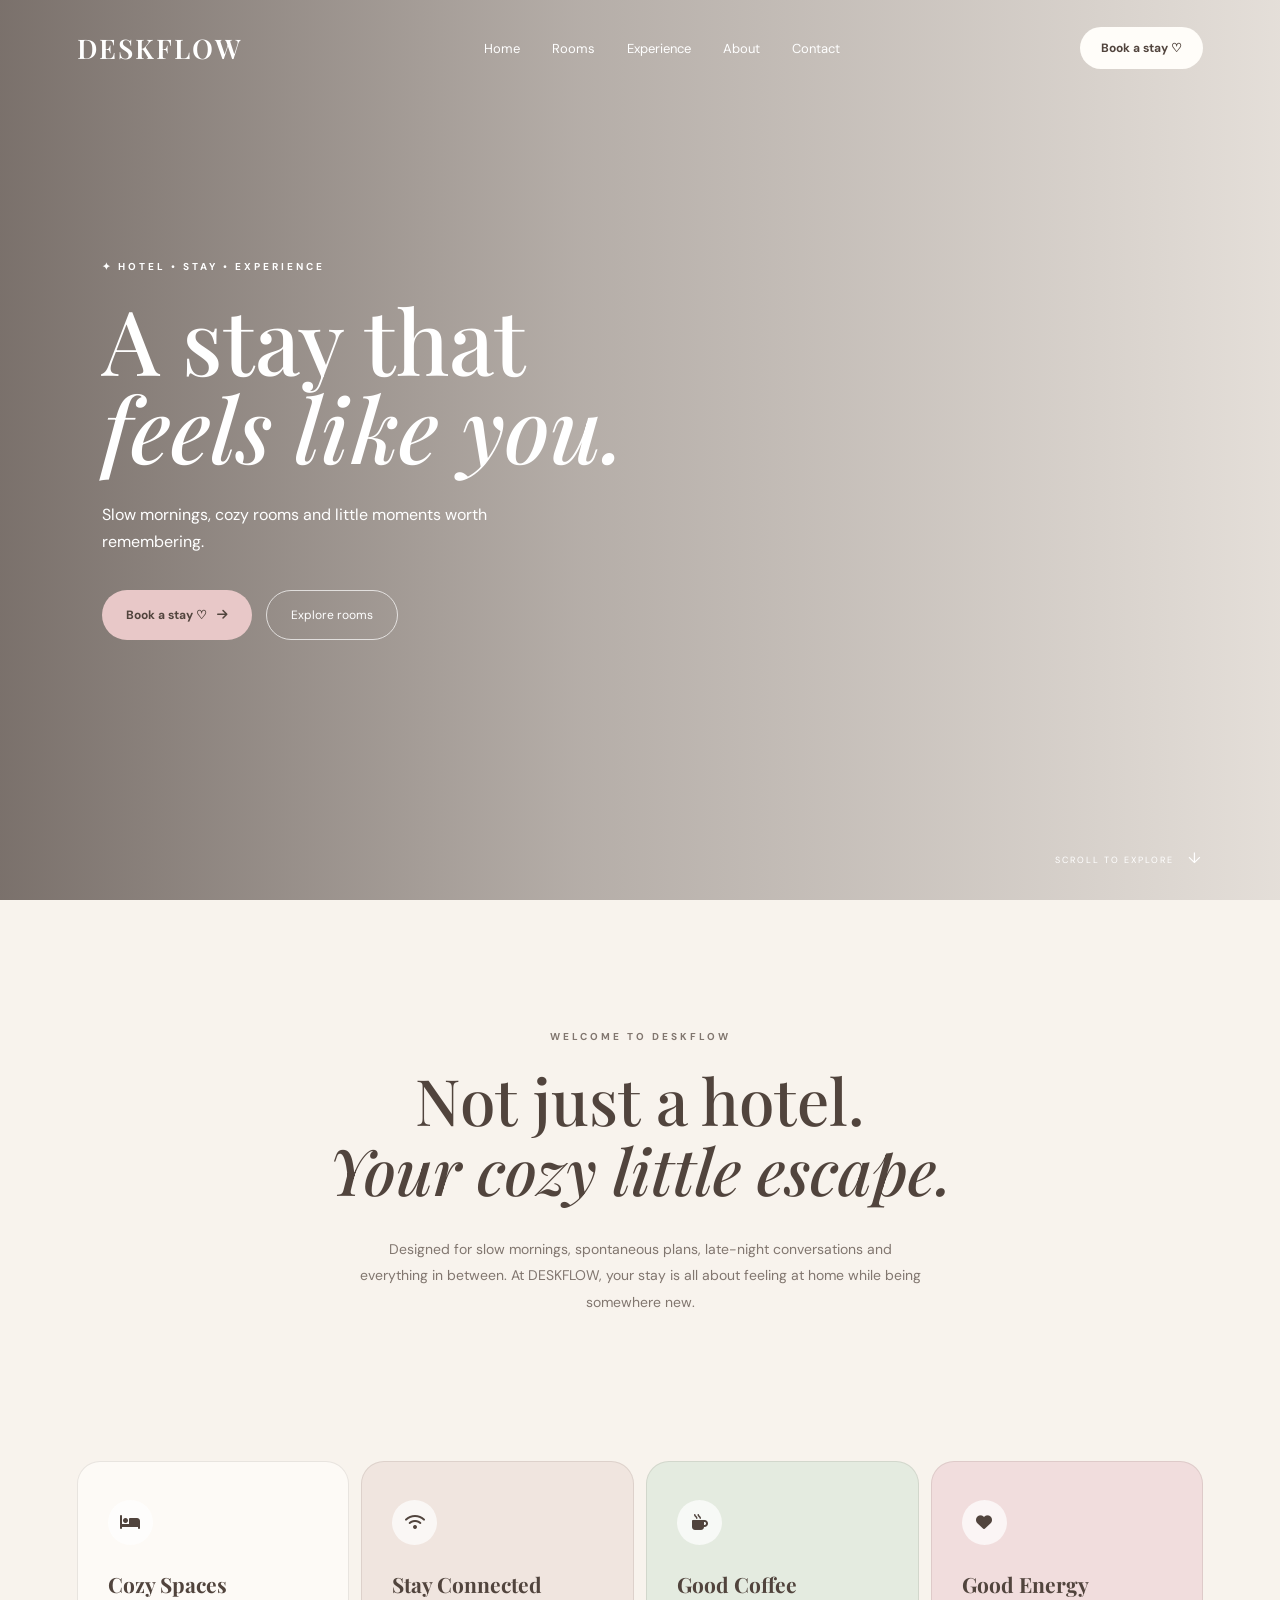
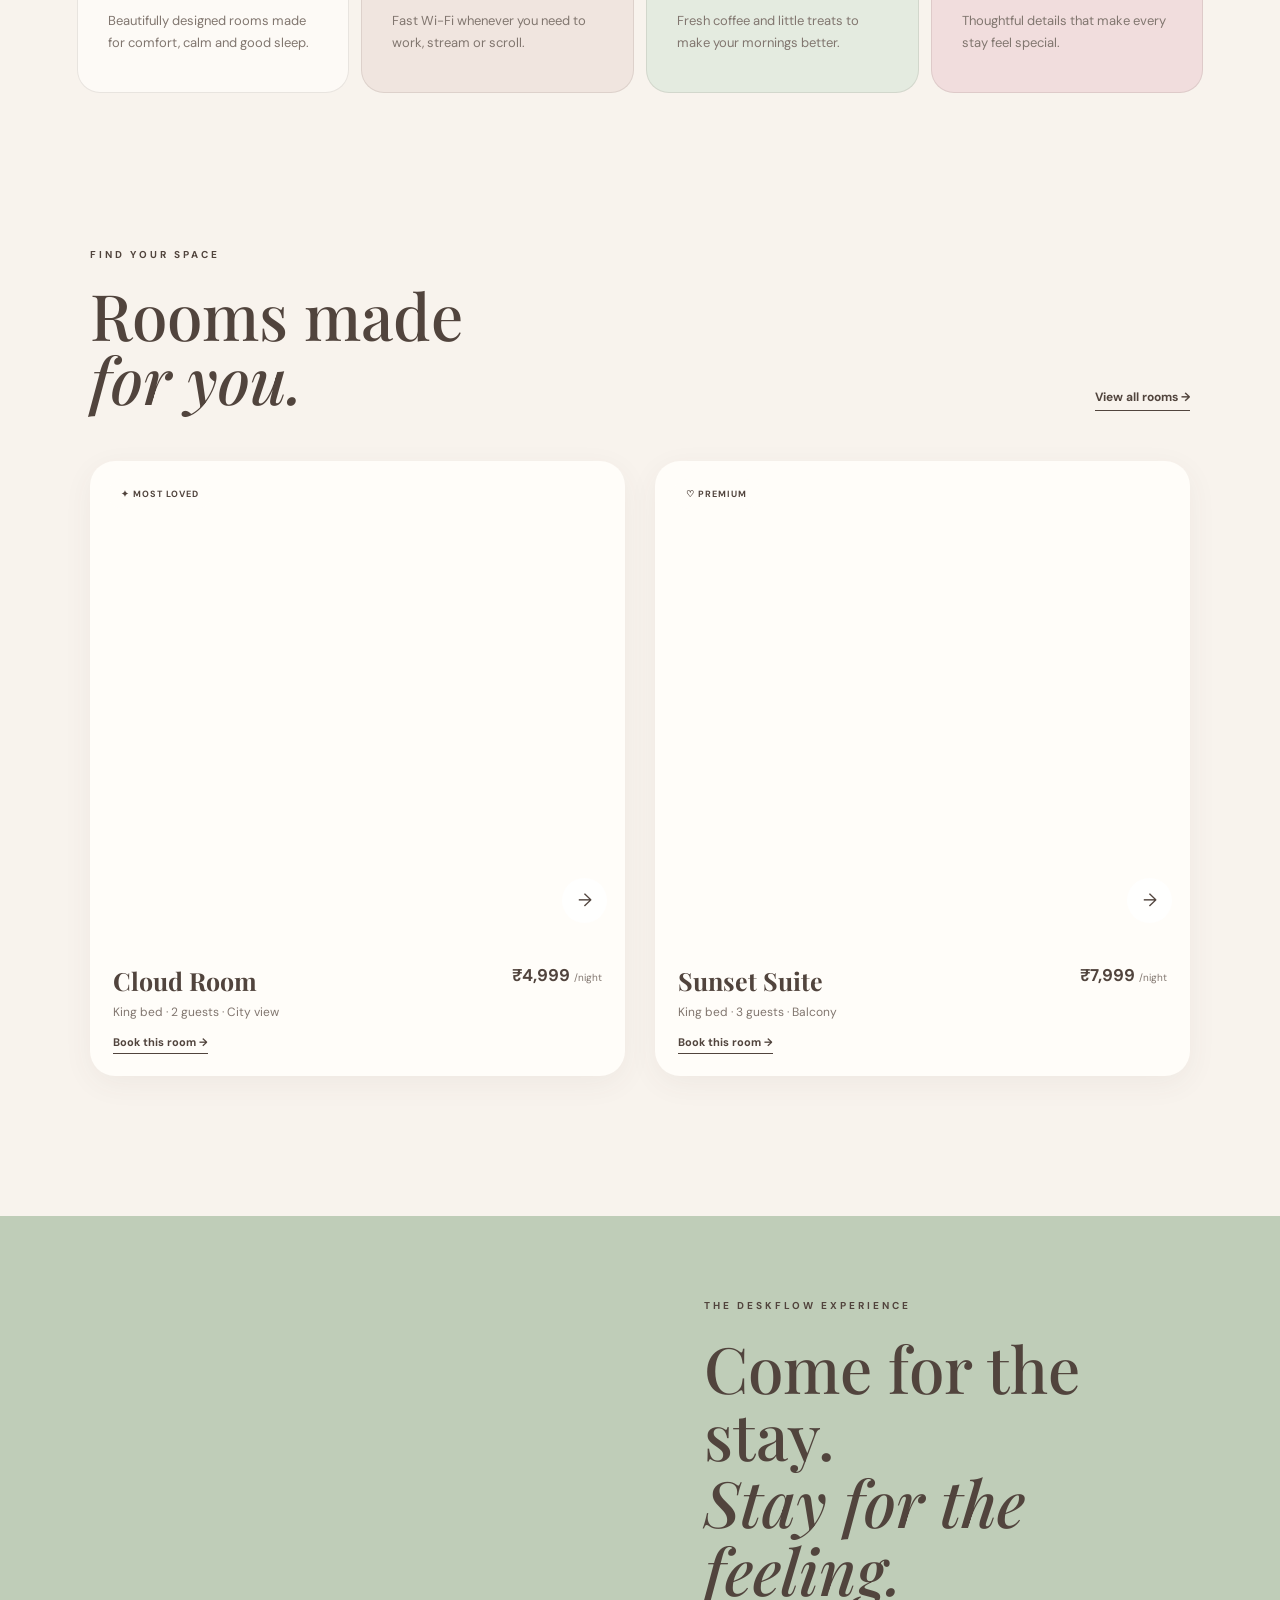
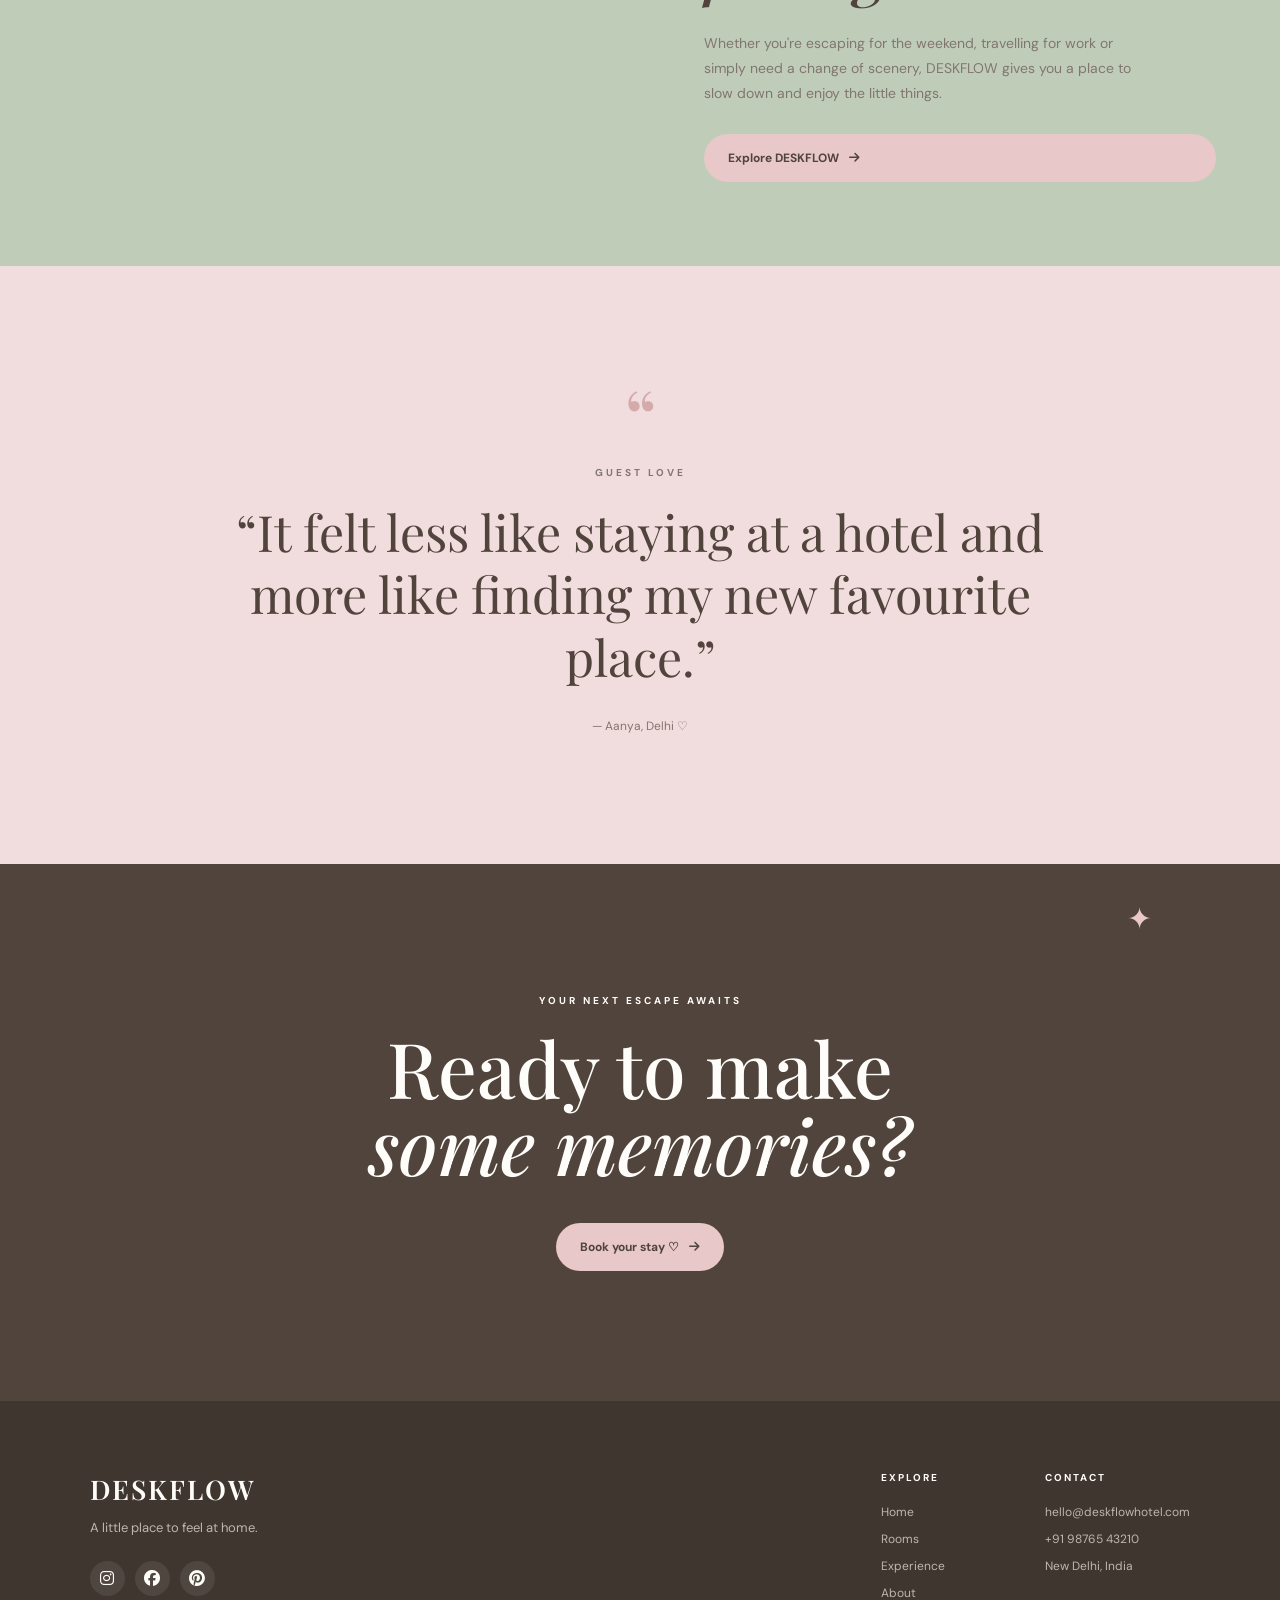
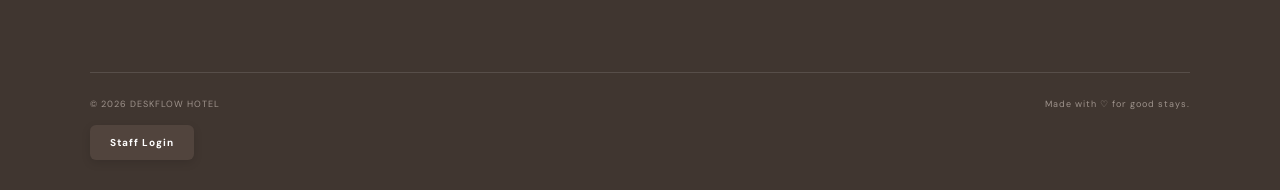
<file: index.html>
<!DOCTYPE html>
<html lang="en">
<head>
    <meta charset="UTF-8">
    <meta name="viewport" content="width=device-width, initial-scale=1.0">

    <title>DESKFLOW — A Stay That Feels Like You</title>

    <!-- Google Fonts -->
    <link rel="preconnect" href="https://fonts.googleapis.com">
    <link rel="preconnect" href="https://fonts.gstatic.com" crossorigin>

    <link href="https://fonts.googleapis.com/css2?family=DM+Sans:wght@400;500;600;700&family=Playfair+Display:ital,wght@0,500;0,600;1,500;1,600&display=swap" rel="stylesheet">

    <!-- Font Awesome Icons -->
    <link rel="stylesheet"
          href="https://cdnjs.cloudflare.com/ajax/libs/font-awesome/6.5.2/css/all.min.css">

    <link rel="stylesheet" href="style.css">
</head>

<body>

    <!-- ================= NAVBAR ================= -->

    <header class="navbar">

        <a href="index.html" class="logo">
            DESKFLOW
        </a>

        <nav>
            <a href="#home">Home</a>
            <a href="#rooms">Rooms</a>
            <a href="#experience">Experience</a>
            <a href="#about">About</a>
            <a href="#contact">Contact</a>
        </nav>

        <a href="booking.html" class="nav-button">
            Book a stay ♡
        </a>

    </header>


    <!-- ================= HERO ================= -->

    <section class="hero" id="home">

        <div class="hero-content">

            <p class="eyebrow">
                ✦ HOTEL • STAY • EXPERIENCE
            </p>

            <h1>
                A stay that<br>
                <em>feels like you.</em>
            </h1>

            <p class="hero-text">
                Slow mornings, cozy rooms and little moments
                worth remembering.
            </p>

            <div class="hero-buttons">

                <a href="booking.html" class="primary-button">
                    Book a stay ♡
                    <i class="fa-solid fa-arrow-right"></i>
                </a>

                <a href="#rooms" class="secondary-button">
                    Explore rooms
                </a>

            </div>

        </div>

        <div class="scroll">
            SCROLL TO EXPLORE
            <span>↓</span>
        </div>

    </section>


    <!-- ================= INTRO ================= -->

    <section class="intro" id="about">

        <p class="eyebrow">
            WELCOME TO DESKFLOW
        </p>

        <h2>
            Not just a hotel.<br>
            <em>Your cozy little escape.</em>
        </h2>

        <p class="intro-text">
            Designed for slow mornings, spontaneous plans,
            late-night conversations and everything in between.
            At DESKFLOW, your stay is all about feeling at home
            while being somewhere new.
        </p>

    </section>


    <!-- ================= FEATURES ================= -->

    <section class="features">

        <div class="feature-card">

            <div class="icon-circle">
                <i class="fa-solid fa-bed"></i>
            </div>

            <h3>Cozy Spaces</h3>

            <p>
                Beautifully designed rooms made for comfort,
                calm and good sleep.
            </p>

        </div>


        <div class="feature-card">

            <div class="icon-circle">
                <i class="fa-solid fa-wifi"></i>
            </div>

            <h3>Stay Connected</h3>

            <p>
                Fast Wi-Fi whenever you need to work,
                stream or scroll.
            </p>

        </div>


        <div class="feature-card">

            <div class="icon-circle">
                <i class="fa-solid fa-mug-hot"></i>
            </div>

            <h3>Good Coffee</h3>

            <p>
                Fresh coffee and little treats
                to make your mornings better.
            </p>

        </div>


        <div class="feature-card">

            <div class="icon-circle">
                <i class="fa-solid fa-heart"></i>
            </div>

            <h3>Good Energy</h3>

            <p>
                Thoughtful details that make
                every stay feel special.
            </p>

        </div>

    </section>


    <!-- ================= ROOMS ================= -->

    <section class="rooms-section" id="rooms">

        <div class="section-heading">

            <div>

                <p class="eyebrow">
                    FIND YOUR SPACE
                </p>

                <h2>
                    Rooms made<br>
                    <em>for you.</em>
                </h2>

            </div>

            <a href="rooms.html" class="view-all">
                View all rooms →
            </a>

        </div>


        <div class="room-grid">

            <!-- ROOM 1 -->

            <div class="room-card">

                <div class="room-image room-one">

                    <span class="room-tag">
                        ✦ MOST LOVED
                    </span>

                    <div class="image-arrow">
                        →
                    </div>

                </div>

                <div class="room-info">

                    <div>

                        <h3>Cloud Room</h3>

                        <p>
                            King bed · 2 guests · City view
                        </p>

                    </div>

                    <div class="price">
                        ₹4,999
                        <small>/night</small>
                    </div>

                </div>

                <a href="booking.html" class="room-link">
                    Book this room →
                </a>

            </div>


            <!-- ROOM 2 -->

            <div class="room-card">

                <div class="room-image room-two">

                    <span class="room-tag">
                        ♡ PREMIUM
                    </span>

                    <div class="image-arrow">
                        →
                    </div>

                </div>

                <div class="room-info">

                    <div>

                        <h3>Sunset Suite</h3>

                        <p>
                            King bed · 3 guests · Balcony
                        </p>

                    </div>

                    <div class="price">
                        ₹7,999
                        <small>/night</small>
                    </div>

                </div>

                <a href="booking.html" class="room-link">
                    Book this room →
                </a>

            </div>

        </div>

    </section>


    <!-- ================= EXPERIENCE ================= -->

    <section class="experience" id="experience">

        <div class="experience-image"></div>

        <div class="experience-content">

            <p class="eyebrow">
                THE DESKFLOW EXPERIENCE
            </p>

            <h2>
                Come for the stay.<br>
                <em>Stay for the feeling.</em>
            </h2>

            <p>
                Whether you're escaping for the weekend,
                travelling for work or simply need a change
                of scenery, DESKFLOW gives you a place to
                slow down and enjoy the little things.
            </p>

            <a href="rooms.html" class="primary-button">
                Explore DESKFLOW
                <i class="fa-solid fa-arrow-right"></i>
            </a>

        </div>

    </section>


    <!-- ================= TESTIMONIAL ================= -->

    <section class="testimonial">

        <div class="quote-mark">
            “
        </div>

        <p class="eyebrow">
            GUEST LOVE
        </p>

        <div class="quote">
            “It felt less like staying at a hotel
            and more like finding my new favourite place.”
        </div>

        <p class="guest">
            — Aanya, Delhi ♡
        </p>

    </section>


    <!-- ================= CTA ================= -->

    <section class="cta">

        <div class="cta-sparkle">
            ✦
        </div>

        <p class="eyebrow">
            YOUR NEXT ESCAPE AWAITS
        </p>

        <h2>
            Ready to make<br>
            <em>some memories?</em>
        </h2>

        <a href="booking.html" class="primary-button">
            Book your stay ♡
            <i class="fa-solid fa-arrow-right"></i>
        </a>

    </section>


    <!-- ================= FOOTER ================= -->

    <footer id="contact">

        <div class="footer-top">

            <div>

                <a href="index.html" class="logo">
                    DESKFLOW
                </a>

                <p>
                    A little place to feel at home.
                </p>

                <div class="socials">

                    <a href="#">
                        <i class="fa-brands fa-instagram"></i>
                    </a>

                    <a href="#">
                        <i class="fa-brands fa-facebook"></i>
                    </a>

                    <a href="#">
                        <i class="fa-brands fa-pinterest"></i>
                    </a>

                </div>

            </div>


            <div class="footer-links">

                <div>

                    <h4>EXPLORE</h4>

                    <a href="#home">Home</a>
                    <a href="rooms.html">Rooms</a>
                    <a href="#experience">Experience</a>
                    <a href="#about">About</a>

                </div>


                <div>

                    <h4>CONTACT</h4>

                    <p>hello@deskflowhotel.com</p>
                    <p>+91 98765 43210</p>
                    <p>New Delhi, India</p>

                </div>

            </div>

        </div>


        <div class="footer-bottom">

            <p>
                © 2026 DESKFLOW HOTEL
            </p>

            <p>
                Made with ♡ for good stays.
            </p>

        </div>
    <a href="staff-login.html" class="staff-access">
       Staff Login
    </a>
    </footer>

</body>
</html>
</file>
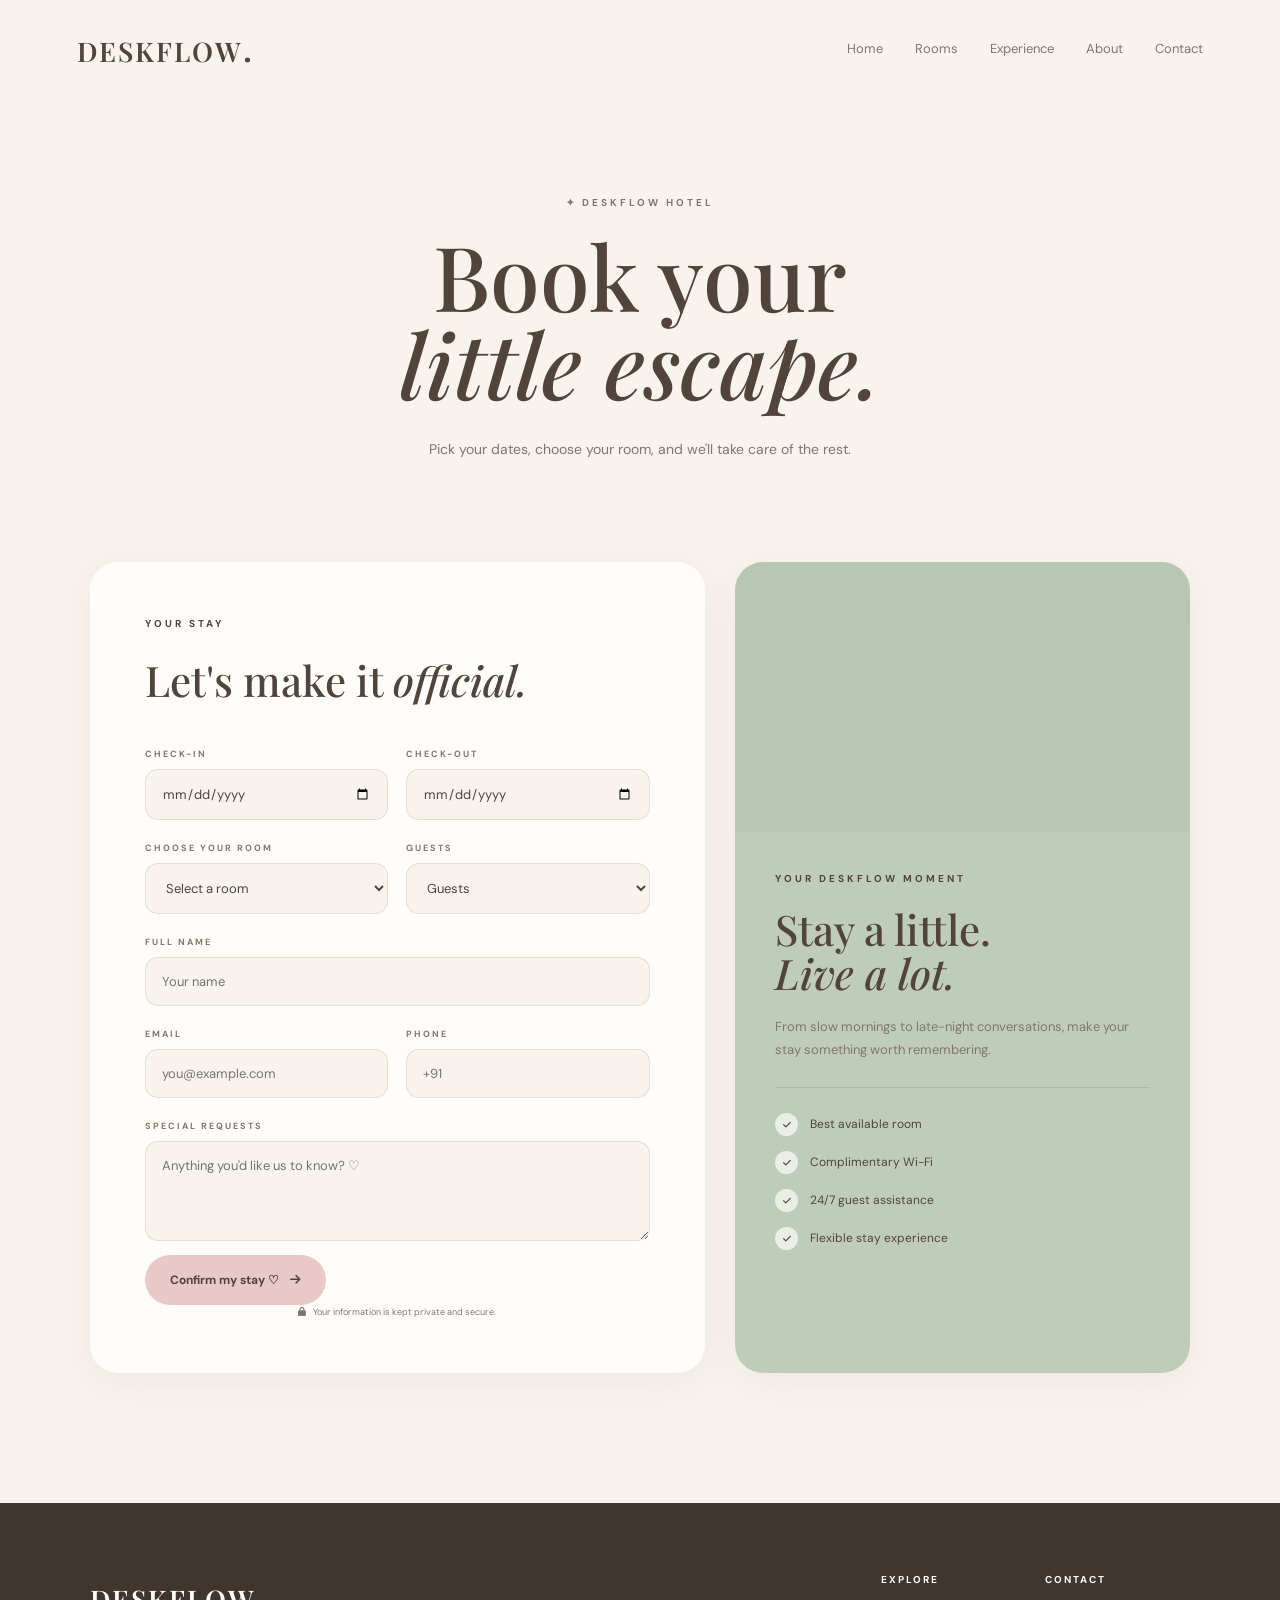
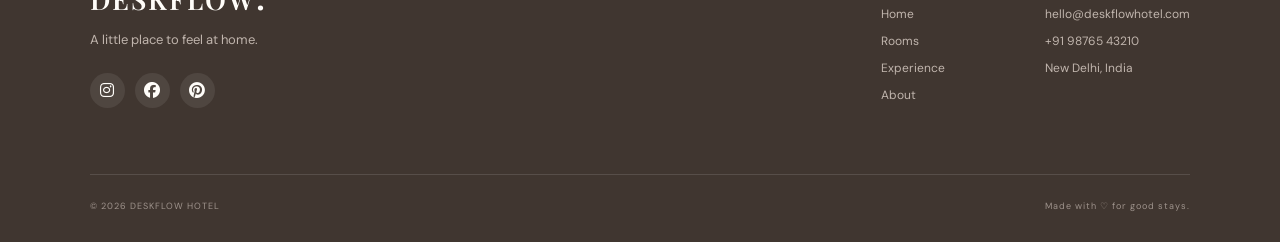
<file: booking.html>
<!DOCTYPE html>
<html lang="en">

<head>

    <meta charset="UTF-8">

    <meta name="viewport" content="width=device-width, initial-scale=1.0">

    <title>DESKFLOW — Book Your Stay</title>

    <!-- Google Fonts -->
    <link rel="preconnect" href="https://fonts.googleapis.com">
    <link rel="preconnect" href="https://fonts.gstatic.com" crossorigin>

    <link href="https://fonts.googleapis.com/css2?family=DM+Sans:wght@400;500;600;700&family=Playfair+Display:ital,wght@0,500;0,600;1,500;1,600&display=swap" rel="stylesheet">

    <!-- Font Awesome -->
    <link rel="stylesheet"
          href="https://cdnjs.cloudflare.com/ajax/libs/font-awesome/6.5.2/css/all.min.css">

    <link rel="stylesheet" href="style.css">

</head>

<body>

<!-- ================= NAVBAR ================= -->

<header class="rooms-navbar">

    <a href="index.html" class="rooms-logo">
        DESKFLOW<span>.</span>
    </a>

    <nav>

        <a href="index.html">Home</a>

        <a href="rooms.html">Rooms</a>

        <a href="index.html#experience">Experience</a>

        <a href="index.html#about">About</a>

        <a href="index.html#contact">Contact</a>

    </nav>

</header>


<!-- ================= BOOKING HERO ================= -->

<section class="booking-hero">

    <p class="eyebrow">
        ✦ DESKFLOW HOTEL
    </p>

    <h1>
        Book your<br>
        <em>little escape.</em>
    </h1>

    <p>
        Pick your dates, choose your room,
        and we'll take care of the rest.
    </p>

</section>


<!-- ================= BOOKING SECTION ================= -->

<section class="booking-section">

    <!-- FORM -->

    <div class="booking-form-container">

        <div class="form-heading">

            <p class="eyebrow">
                YOUR STAY
            </p>

            <h2>
                Let's make it <em>official.</em>
            </h2>

        </div>


        <form id="bookingForm">


            <!-- DATES -->

            <div class="form-row">

                <div class="form-group">

                    <label for="checkin">
                        CHECK-IN
                    </label>

                    <input
                        type="date"
                        id="checkin"
                        required
                    >

                </div>


                <div class="form-group">

                    <label for="checkout">
                        CHECK-OUT
                    </label>

                    <input
                        type="date"
                        id="checkout"
                        required
                    >

                </div>

            </div>


            <!-- ROOM + GUESTS -->

            <div class="form-row">

                <div class="form-group">

                    <label for="room">
                        CHOOSE YOUR ROOM
                    </label>

                    <select id="room" required>

                        <option value="">
                            Select a room
                        </option>

                        <option value="Cloud Room">
                            Cloud Room — ₹4,999/night
                        </option>

                        <option value="Sunset Suite">
                            Sunset Suite — ₹7,999/night
                        </option>

                        <option value="Garden Room">
                            Garden Room — ₹5,499/night
                        </option>

                        <option value="DESKFLOW Suite">
                            DESKFLOW Suite — ₹9,999/night
                        </option>

                    </select>

                </div>


                <div class="form-group">

                    <label for="guests">
                        GUESTS
                    </label>

                    <select id="guests" required>

                        <option value="">
                            Guests
                        </option>

                        <option value="1">
                            1 Guest
                        </option>

                        <option value="2">
                            2 Guests
                        </option>

                        <option value="3">
                            3 Guests
                        </option>

                        <option value="4">
                            4 Guests
                        </option>

                    </select>

                </div>

            </div>


            <!-- NAME -->

            <div class="form-group">

                <label for="name">
                    FULL NAME
                </label>

                <input
                    type="text"
                    id="name"
                    placeholder="Your name"
                    required
                >

            </div>


            <!-- EMAIL + PHONE -->

            <div class="form-row">

                <div class="form-group">

                    <label for="email">
                        EMAIL
                    </label>

                    <input
                        type="email"
                        id="email"
                        placeholder="you@example.com"
                        required
                    >

                </div>


                <div class="form-group">

                    <label for="phone">
                        PHONE
                    </label>

                    <input
                        type="tel"
                        id="phone"
                        placeholder="+91"
                        required
                    >

                </div>

            </div>


            <!-- REQUEST -->

            <div class="form-group">

                <label for="requests">
                    SPECIAL REQUESTS
                </label>

                <textarea
                    id="requests"
                    rows="4"
                    placeholder="Anything you'd like us to know? ♡"
                ></textarea>

            </div>


            <!-- SUBMIT -->
            <a href="confirmation.html" class="booking-submit">
               Confirm my stay ♡
               <i class="fa-solid fa-arrow-right"></i>
            </a>
            
            <p class="secure-text">
                <i class="fa-solid fa-lock"></i>
                Your information is kept private and secure.
            </p>

        </form>

    </div>


    <!-- ================= BOOKING SUMMARY ================= -->

    <aside class="booking-summary">

        <div class="summary-image"></div>

        <div class="summary-content">

            <p class="eyebrow">
                YOUR DESKFLOW MOMENT
            </p>

            <h2>
                Stay a little.<br>
                <em>Live a lot.</em>
            </h2>

            <p>
                From slow mornings to late-night conversations,
                make your stay something worth remembering.
            </p>


            <div class="summary-line"></div>


            <div class="summary-feature">

                <i class="fa-solid fa-check"></i>

                <span>
                    Best available room
                </span>

            </div>


            <div class="summary-feature">

                <i class="fa-solid fa-check"></i>

                <span>
                    Complimentary Wi-Fi
                </span>

            </div>


            <div class="summary-feature">

                <i class="fa-solid fa-check"></i>

                <span>
                    24/7 guest assistance
                </span>

            </div>


            <div class="summary-feature">

                <i class="fa-solid fa-check"></i>

                <span>
                    Flexible stay experience
                </span>

            </div>

        </div>

    </aside>

</section>


<!-- ================= SUCCESS MESSAGE ================= -->

<div
    class="booking-success"
    id="successMessage"
>

    <div class="success-box">

        <div class="success-icon">
            ♡
        </div>

        <h2>
            You're all set!
        </h2>

        <p>
            Your stay request has been received.
            We can't wait to welcome you to DESKFLOW
        </p>

        <button onclick="closeSuccess()">
            Back to DESKFLOW
        </button>

    </div>

</div>


<!-- ================= FOOTER ================= -->

<footer>

    <div class="footer-top">

        <div>

            <a href="index.html" class="logo">
                DESKFLOW<span>.</span>
            </a>

            <p>
                A little place to feel at home.
            </p>

            <div class="socials">

                <a href="#">
                    <i class="fa-brands fa-instagram"></i>
                </a>

                <a href="#">
                    <i class="fa-brands fa-facebook"></i>
                </a>

                <a href="#">
                    <i class="fa-brands fa-pinterest"></i>
                </a>

            </div>

        </div>


        <div class="footer-links">

            <div>

                <h4>EXPLORE</h4>

                <a href="index.html">Home</a>

                <a href="rooms.html">Rooms</a>

                <a href="index.html#experience">
                    Experience
                </a>

                <a href="index.html#about">
                    About
                </a>

            </div>


            <div>

                <h4>CONTACT</h4>

                <p>hello@deskflowhotel.com</p>

                <p>+91 98765 43210</p>

                <p>New Delhi, India</p>

            </div>

        </div>

    </div>


    <div class="footer-bottom">

        <p>
            © 2026 DESKFLOW HOTEL
        </p>

        <p>
            Made with ♡ for good stays.
        </p>

    </div>

</footer>


</body>

</html>
</file>
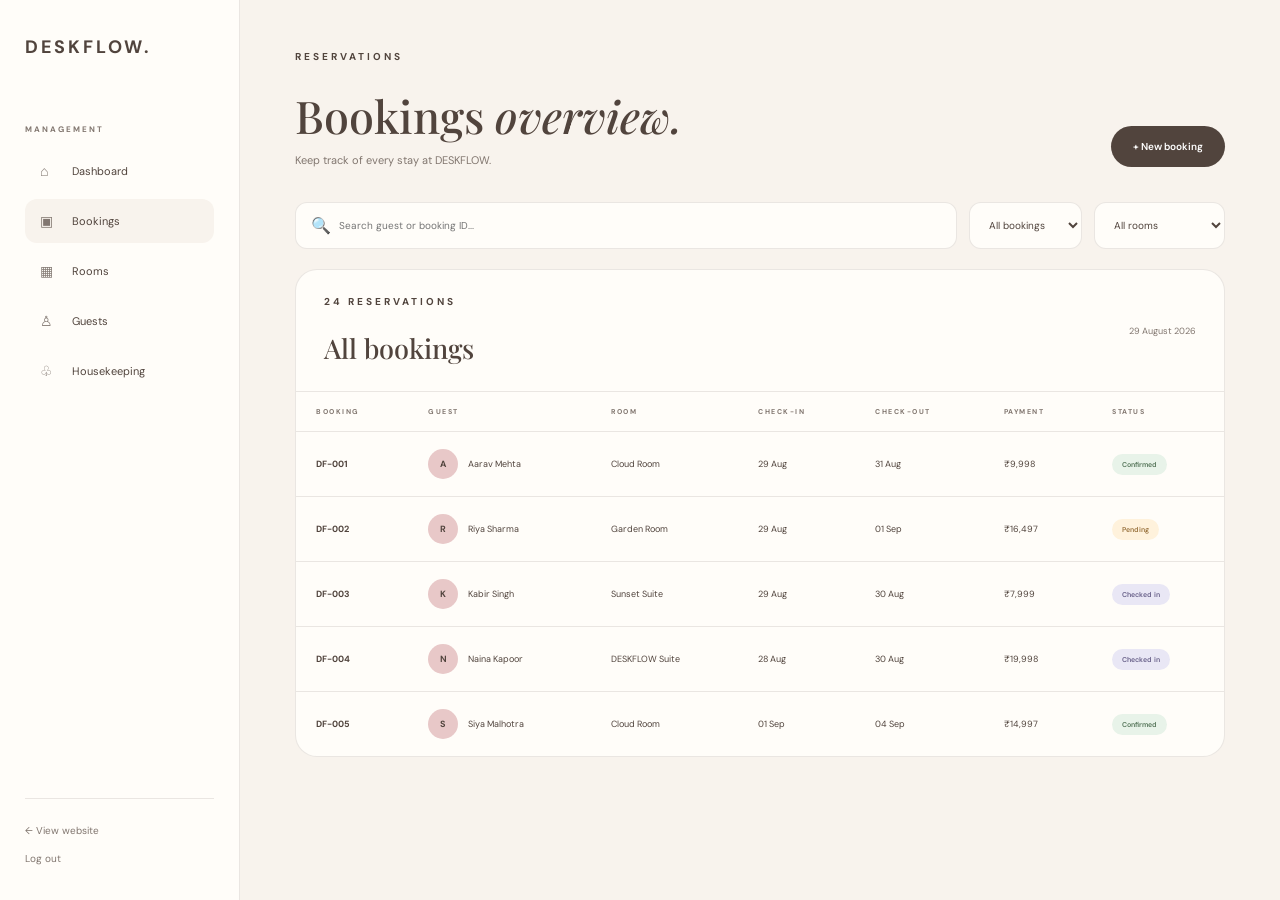
<file: bookings.html>
<!DOCTYPE html>
<html lang="en">

<head>
    <meta charset="UTF-8">

    <meta name="viewport"
          content="width=device-width, initial-scale=1.0">

    <title>DESKFLOW — Bookings</title>

    <link rel="preconnect"
          href="https://fonts.googleapis.com">

    <link rel="preconnect"
          href="https://fonts.gstatic.com"
          crossorigin>

    <link href="https://fonts.googleapis.com/css2?family=DM+Sans:wght@400;500;600;700&family=Playfair+Display:ital,wght@0,500;0,600;1,500;1,600&display=swap"
          rel="stylesheet">

    <link rel="stylesheet"
          href="style.css">
</head>


<body class="dashboard-body">


<!-- SIDEBAR -->

<aside class="dashboard-sidebar">

    <a href="dashboard.html"
       class="dashboard-logo">

        DESKFLOW<span>.</span>

    </a>


    <p class="sidebar-label">
        MANAGEMENT
    </p>


    <nav class="dashboard-nav">

        <a href="dashboard.html">
            <span>⌂</span>
            Dashboard
        </a>

        <a href="bookings.html"
           class="active">

            <span>▣</span>
            Bookings

        </a>

        <a href="rooms-management.html">

            <span>▦</span>
            Rooms

        </a>

        <a href="guests.html">

            <span>♙</span>
            Guests

        </a>

        <a href="housekeeping.html">

            <span>♧</span>
            Housekeeping

        </a>

    </nav>


    <div class="sidebar-bottom">

        <a href="index.html">
            ← View website
        </a>

        <a href="staff-login.html">
            Log out
        </a>

    </div>

</aside>



<!-- MAIN -->

<main class="dashboard-main">


    <!-- HEADER -->

    <header class="management-header">

        <div>

            <p class="eyebrow">
                RESERVATIONS
            </p>

            <h1>
                Bookings <em>overview.</em>
            </h1>

            <p class="management-subtitle">
                Keep track of every stay at DESKFLOW.
            </p>

        </div>


        <a href="booking.html"
           class="management-primary-btn">

            + New booking

        </a>

    </header>



    <!-- FILTERS -->

    <section class="booking-controls">

        <div class="booking-search">

            🔍

            <input
                type="text"
                placeholder="Search guest or booking ID..."
            >

        </div>


        <select>

            <option>
                All bookings
            </option>

            <option>
                Confirmed
            </option>

            <option>
                Pending
            </option>

            <option>
                Checked in
            </option>

            <option>
                Checked out
            </option>

        </select>


        <select>

            <option>
                All rooms
            </option>

            <option>
                Cloud Room
            </option>

            <option>
                Garden Room
            </option>

            <option>
                Sunset Suite
            </option>

            <option>
                DESKFLOW Suite
            </option>

        </select>

    </section>



    <!-- BOOKING TABLE -->

    <section class="booking-table-card">


        <div class="booking-table-top">

            <div>

                <p class="eyebrow">
                    24 RESERVATIONS
                </p>

                <h2>
                    All bookings
                </h2>

            </div>

            <span class="table-date">
                29 August 2026
            </span>

        </div>



        <div class="booking-table-wrapper">

            <table>

                <thead>

                    <tr>

                        <th>
                            BOOKING
                        </th>

                        <th>
                            GUEST
                        </th>

                        <th>
                            ROOM
                        </th>

                        <th>
                            CHECK-IN
                        </th>

                        <th>
                            CHECK-OUT
                        </th>

                        <th>
                            PAYMENT
                        </th>

                        <th>
                            STATUS
                        </th>

                    </tr>

                </thead>


                <tbody>


                    <tr>

                        <td>
                            <strong>DF-001</strong>
                        </td>

                        <td>

                            <div class="table-guest">

                                <div class="table-avatar">
                                    A
                                </div>

                                <span>
                                    Aarav Mehta
                                </span>

                            </div>

                        </td>

                        <td>
                            Cloud Room
                        </td>

                        <td>
                            29 Aug
                        </td>

                        <td>
                            31 Aug
                        </td>

                        <td>
                            ₹9,998
                        </td>

                        <td>
                            <span class="table-status confirmed">
                                Confirmed
                            </span>
                        </td>

                    </tr>



                    <tr>

                        <td>
                            <strong>DF-002</strong>
                        </td>

                        <td>

                            <div class="table-guest">

                                <div class="table-avatar">
                                    R
                                </div>

                                <span>
                                    Riya Sharma
                                </span>

                            </div>

                        </td>

                        <td>
                            Garden Room
                        </td>

                        <td>
                            29 Aug
                        </td>

                        <td>
                            01 Sep
                        </td>

                        <td>
                            ₹16,497
                        </td>

                        <td>
                            <span class="table-status pending">
                                Pending
                            </span>
                        </td>

                    </tr>



                    <tr>

                        <td>
                            <strong>DF-003</strong>
                        </td>

                        <td>

                            <div class="table-guest">

                                <div class="table-avatar">
                                    K
                                </div>

                                <span>
                                    Kabir Singh
                                </span>

                            </div>

                        </td>

                        <td>
                            Sunset Suite
                        </td>

                        <td>
                            29 Aug
                        </td>

                        <td>
                            30 Aug
                        </td>

                        <td>
                            ₹7,999
                        </td>

                        <td>
                            <span class="table-status checked-in">
                                Checked in
                            </span>
                        </td>

                    </tr>



                    <tr>

                        <td>
                            <strong>DF-004</strong>
                        </td>

                        <td>

                            <div class="table-guest">

                                <div class="table-avatar">
                                    N
                                </div>

                                <span>
                                    Naina Kapoor
                                </span>

                            </div>

                        </td>

                        <td>
                            DESKFLOW Suite
                        </td>

                        <td>
                            28 Aug
                        </td>

                        <td>
                            30 Aug
                        </td>

                        <td>
                            ₹19,998
                        </td>

                        <td>
                            <span class="table-status checked-in">
                                Checked in
                            </span>
                        </td>

                    </tr>



                    <tr>

                        <td>
                            <strong>DF-005</strong>
                        </td>

                        <td>

                            <div class="table-guest">

                                <div class="table-avatar">
                                    S
                                </div>

                                <span>
                                    Siya Malhotra
                                </span>

                            </div>

                        </td>

                        <td>
                            Cloud Room
                        </td>

                        <td>
                            01 Sep
                        </td>

                        <td>
                            04 Sep
                        </td>

                        <td>
                            ₹14,997
                        </td>

                        <td>
                            <span class="table-status confirmed">
                                Confirmed
                            </span>
                        </td>

                    </tr>


                </tbody>

            </table>

        </div>


    </section>


</main>

</body>

</html>
</file>
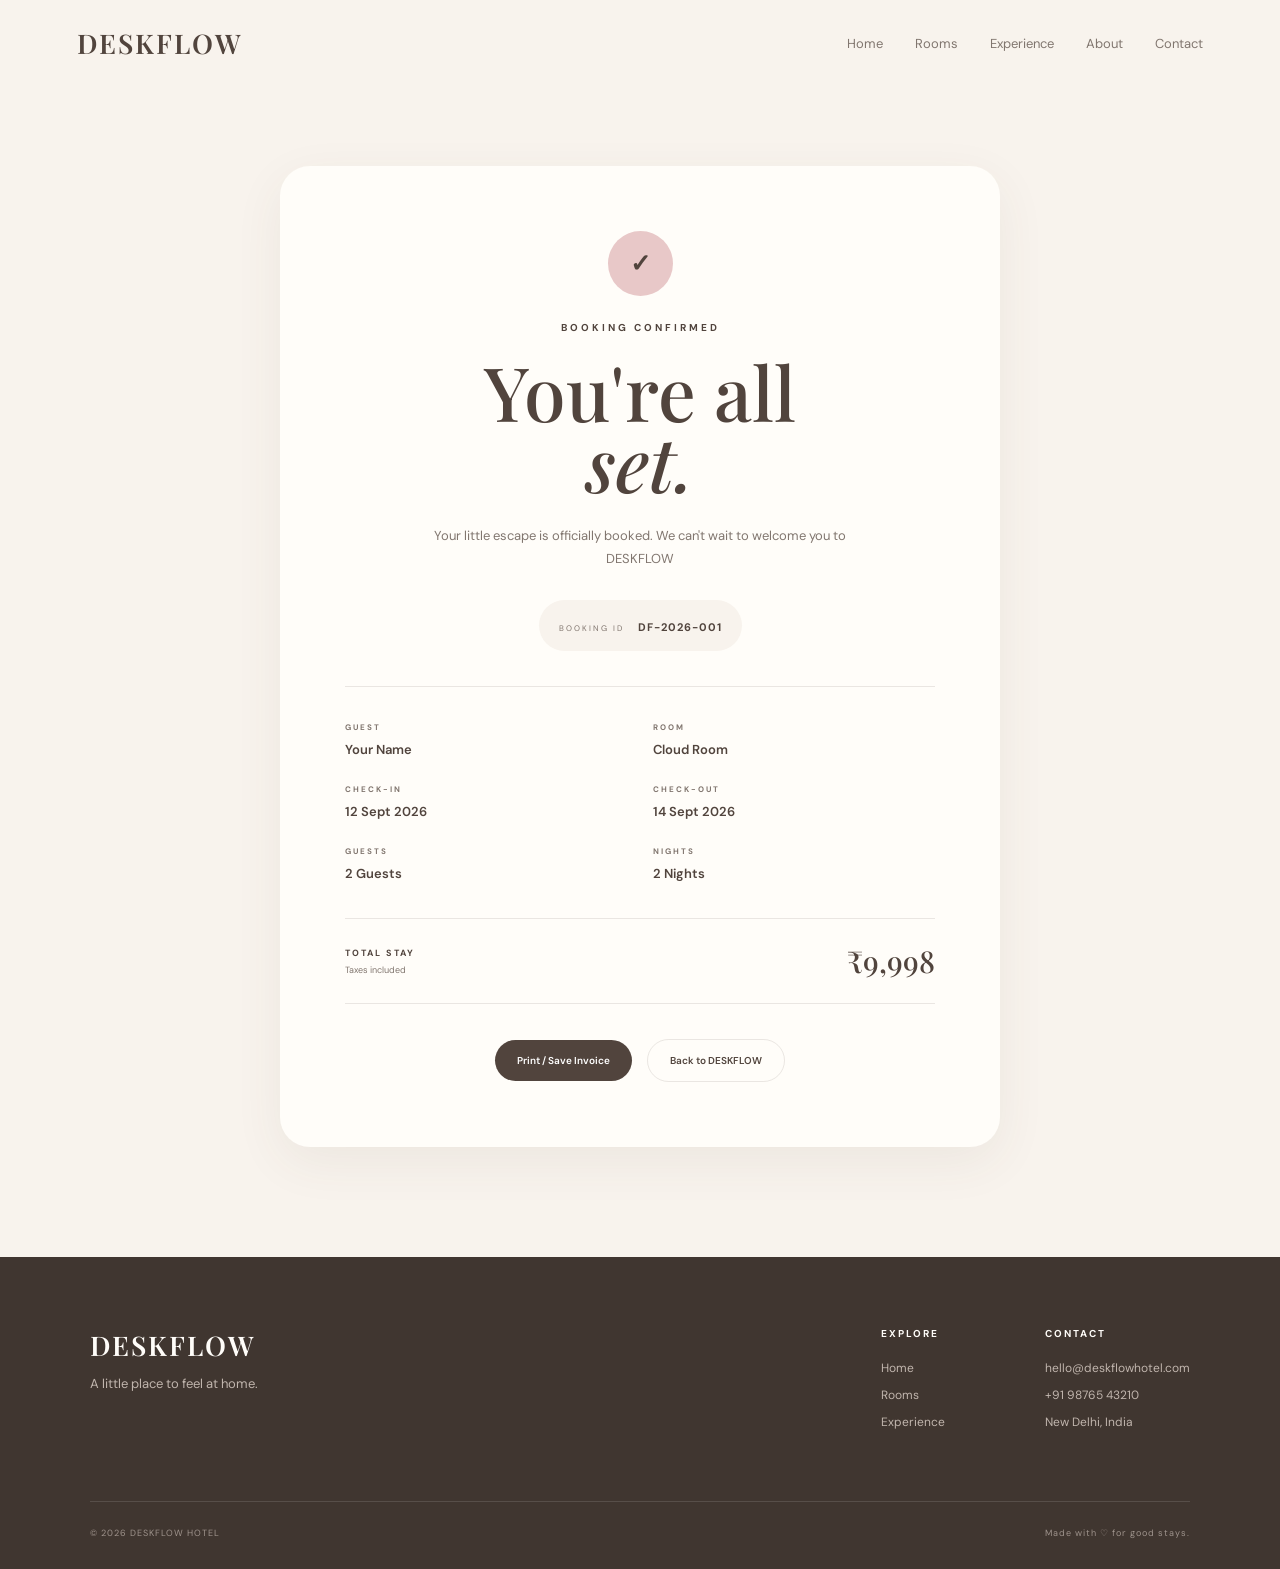
<file: confirmation.html>
<!DOCTYPE html>
<html lang="en">

<head>

    <meta charset="UTF-8">

    <meta name="viewport" content="width=device-width, initial-scale=1.0">

    <title>DESKFLOW — Booking Confirmed</title>

    <link rel="preconnect" href="https://fonts.googleapis.com">

    <link rel="preconnect"
          href="https://fonts.gstatic.com"
          crossorigin>

    <link href="https://fonts.googleapis.com/css2?family=DM+Sans:wght@400;500;600;700&family=Playfair+Display:ital,wght@0,500;0,600;1,500;1,600&display=swap"
          rel="stylesheet">

    <link rel="stylesheet"
          href="style.css">

</head>


<body>


<!-- NAVBAR -->

<header class="rooms-navbar">

    <a href="index.html" class="rooms-logo">
        DESKFLOW
    </a>

    <nav>

        <a href="index.html">Home</a>

        <a href="rooms.html">Rooms</a>

        <a href="index.html#experience">
            Experience
        </a>

        <a href="index.html#about">
            About
        </a>

        <a href="index.html#contact">
            Contact
        </a>

    </nav>

</header>



<!-- CONFIRMATION -->

<main class="confirmation-page">


    <div class="confirmation-card">


        <!-- SUCCESS -->

        <div class="confirmation-icon">
            ✓
        </div>


        <p class="eyebrow">
            BOOKING CONFIRMED
        </p>


        <h1>
            You're all<br>
            <em>set.</em>
        </h1>


        <p class="confirmation-message">

            Your little escape is officially booked.
            We can't wait to welcome you to DESKFLOW

        </p>



        <!-- BOOKING NUMBER -->

        <div class="booking-number">

            <span>
                BOOKING ID
            </span>

            <strong>
                DF-2026-001
            </strong>

        </div>



        <!-- DIVIDER -->

        <div class="confirmation-line"></div>



        <!-- DETAILS -->

        <div class="confirmation-details">


            <div class="detail">

                <span>
                    GUEST
                </span>

                <strong>
                    Your Name
                </strong>

            </div>


            <div class="detail">

                <span>
                    ROOM
                </span>

                <strong>
                    Cloud Room
                </strong>

            </div>


            <div class="detail">

                <span>
                    CHECK-IN
                </span>

                <strong>
                    12 Sept 2026
                </strong>

            </div>


            <div class="detail">

                <span>
                    CHECK-OUT
                </span>

                <strong>
                    14 Sept 2026
                </strong>

            </div>


            <div class="detail">

                <span>
                    GUESTS
                </span>

                <strong>
                    2 Guests
                </strong>

            </div>


            <div class="detail">

                <span>
                    NIGHTS
                </span>

                <strong>
                    2 Nights
                </strong>

            </div>


        </div>



        <!-- PRICE -->

        <div class="confirmation-total">

            <div>

                <span>
                    TOTAL STAY
                </span>

                <small>
                    Taxes included
                </small>

            </div>

            <strong>
                ₹9,998
            </strong>

        </div>



        <!-- ACTIONS -->

        <div class="confirmation-actions">

            <a href="#" class="print-invoice">
                 Print / Save Invoice
            </a>
            <a href="index.html">
                Back to DESKFLOW
            </a>

        </div>


    </div>


</main>



<!-- FOOTER -->

<footer>

    <div class="footer-top">

        <div>

            <a href="index.html" class="logo">
                DESKFLOW
            </a>

            <p>
                A little place to feel at home.
            </p>

        </div>


        <div class="footer-links">

            <div>

                <h4>EXPLORE</h4>

                <a href="index.html">
                    Home
                </a>

                <a href="rooms.html">
                    Rooms
                </a>

                <a href="index.html#experience">
                    Experience
                </a>

            </div>


            <div>

                <h4>CONTACT</h4>

                <p>
                    hello@deskflowhotel.com
                </p>

                <p>
                    +91 98765 43210
                </p>

                <p>
                    New Delhi, India
                </p>

            </div>

        </div>

    </div>


    <div class="footer-bottom">

        <p>
            © 2026 DESKFLOW HOTEL
        </p>

        <p>
            Made with ♡ for good stays.
        </p>

    </div>

</footer>


</body>

</html>
</file>
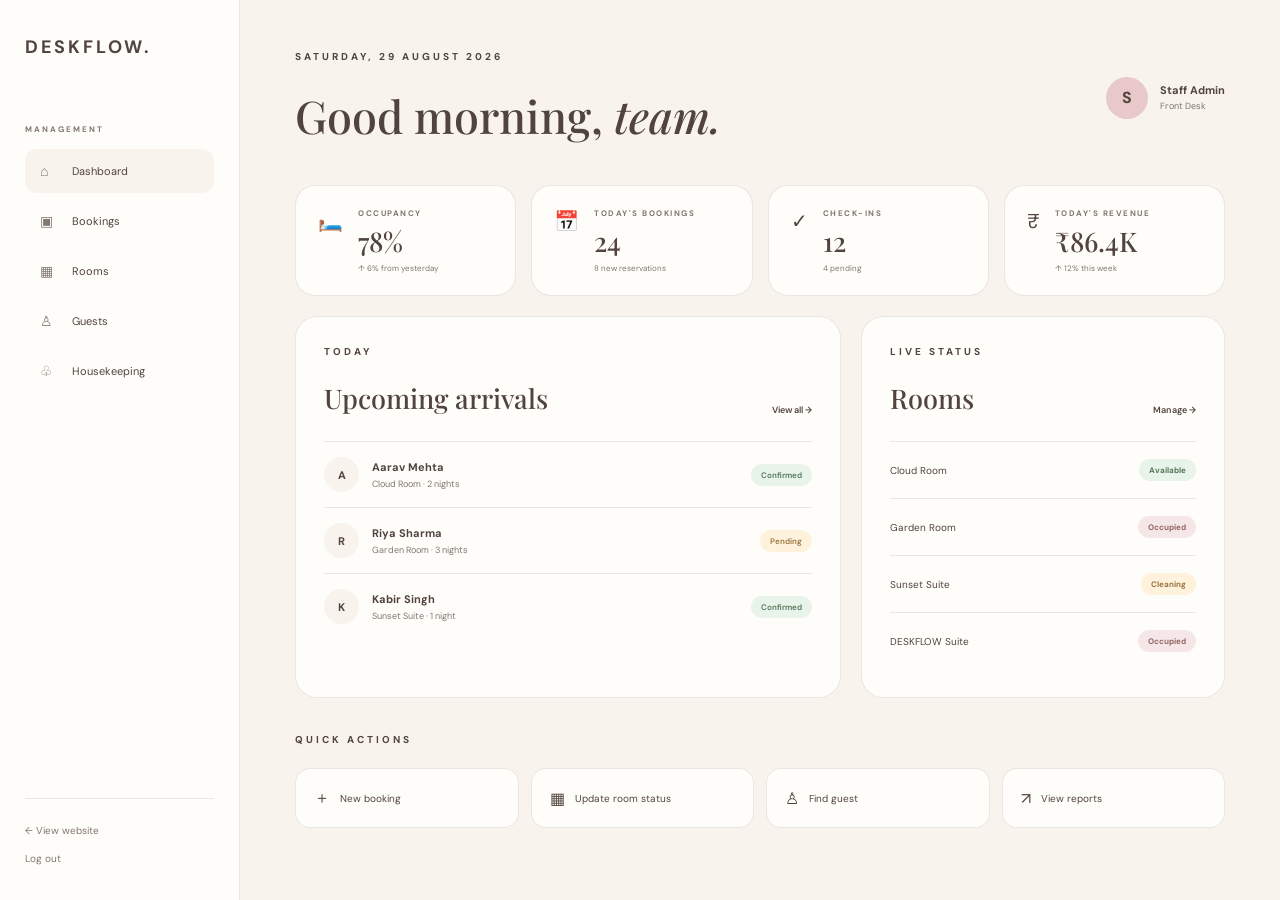
<file: dashboard.html>
<!DOCTYPE html>
<html lang="en">

<head>

    <meta charset="UTF-8">

    <meta name="viewport" content="width=device-width, initial-scale=1.0">

    <title>DESKFLOW — Staff Dashboard</title>

    <link rel="preconnect" href="https://fonts.googleapis.com">

    <link rel="preconnect"
          href="https://fonts.gstatic.com"
          crossorigin>

    <link href="https://fonts.googleapis.com/css2?family=DM+Sans:wght@400;500;600;700&family=Playfair+Display:ital,wght@0,500;0,600;1,500&display=swap"
          rel="stylesheet">

    <link rel="stylesheet"
          href="style.css">

</head>


<body class="dashboard-body">


<!-- SIDEBAR -->

<aside class="dashboard-sidebar">

    <a href="dashboard.html" class="dashboard-logo">
        DESKFLOW<span>.</span>
    </a>


    <p class="sidebar-label">
        MANAGEMENT
    </p>


    <nav class="dashboard-nav">

        <a href="dashboard.html" class="active">
            <span>⌂</span>
            Dashboard
        </a>

        <a href="bookings.html">
            <span>▣</span>
            Bookings
        </a>

        <a href="rooms-management.html">
            <span>▦</span>
            Rooms
        </a>

        <a href="guests.html">
            <span>♙</span>
            Guests
        </a>

        <a href="housekeeping.html">
            <span>♧</span>
            Housekeeping
        </a>

    </nav>


    <div class="sidebar-bottom">

        <a href="index.html">
            ← View website
        </a>

        <a href="staff-login.html">
            Log out
        </a>

    </div>

</aside>



<!-- MAIN -->

<main class="dashboard-main">


    <!-- TOP -->

    <header class="dashboard-header">

        <div>

            <p class="eyebrow">
                SATURDAY, 29 AUGUST 2026
            </p>

            <h1>
                Good morning, <em>team.</em>
            </h1>

        </div>


        <div class="staff-profile">

            <div class="staff-avatar">
                S
            </div>

            <div>

                <strong>
                    Staff Admin
                </strong>

                <span>
                    Front Desk
                </span>

            </div>

        </div>

    </header>



    <!-- STATS -->

    <section class="dashboard-stats">


        <div class="stat-card">

            <span class="stat-icon">
                🛏️
            </span>

            <div>

                <p>
                    OCCUPANCY
                </p>

                <strong>
                    78%
                </strong>

                <small>
                    ↑ 6% from yesterday
                </small>

            </div>

        </div>


        <div class="stat-card">

            <span class="stat-icon">
                📅
            </span>

            <div>

                <p>
                    TODAY'S BOOKINGS
                </p>

                <strong>
                    24
                </strong>

                <small>
                    8 new reservations
                </small>

            </div>

        </div>


        <div class="stat-card">

            <span class="stat-icon">
                ✓
            </span>

            <div>

                <p>
                    CHECK-INS
                </p>

                <strong>
                    12
                </strong>

                <small>
                    4 pending
                </small>

            </div>

        </div>


        <div class="stat-card">

            <span class="stat-icon">
                ₹
            </span>

            <div>

                <p>
                    TODAY'S REVENUE
                </p>

                <strong>
                    ₹86.4K
                </strong>

                <small>
                    ↑ 12% this week
                </small>

            </div>

        </div>


    </section>



    <!-- CONTENT GRID -->

    <section class="dashboard-grid">


        <!-- BOOKINGS -->

        <div class="dashboard-panel bookings-panel">

            <div class="panel-heading">

                <div>

                    <p class="eyebrow">
                        TODAY
                    </p>

                    <h2>
                        Upcoming arrivals
                    </h2>

                </div>

                <a href="bookings.html">
                    View all →
                </a>

            </div>


            <div class="booking-row">

                <div class="guest-avatar">
                    A
                </div>

                <div class="guest-info">

                    <strong>
                        Aarav Mehta
                    </strong>

                    <span>
                        Cloud Room · 2 nights
                    </span>

                </div>

                <span class="status confirmed">
                    Confirmed
                </span>

            </div>


            <div class="booking-row">

                <div class="guest-avatar">
                    R
                </div>

                <div class="guest-info">

                    <strong>
                        Riya Sharma
                    </strong>

                    <span>
                        Garden Room · 3 nights
                    </span>

                </div>

                <span class="status pending">
                    Pending
                </span>

            </div>


            <div class="booking-row">

                <div class="guest-avatar">
                    K
                </div>

                <div class="guest-info">

                    <strong>
                        Kabir Singh
                    </strong>

                    <span>
                        Sunset Suite · 1 night
                    </span>

                </div>

                <span class="status confirmed">
                    Confirmed
                </span>

            </div>


        </div>



        <!-- ROOM STATUS -->

        <div class="dashboard-panel room-status-panel">

            <div class="panel-heading">

                <div>

                    <p class="eyebrow">
                        LIVE STATUS
                    </p>

                    <h2>
                        Rooms
                    </h2>

                </div>

                <a href="rooms-management.html">
                    Manage →
                </a>

            </div>


            <div class="room-status-item">

                <span>
                    Cloud Room
                </span>

                <strong class="room-available">
                    Available
                </strong>

            </div>


            <div class="room-status-item">

                <span>
                    Garden Room
                </span>

                <strong class="room-occupied">
                    Occupied
                </strong>

            </div>


            <div class="room-status-item">

                <span>
                    Sunset Suite
                </span>

                <strong class="room-cleaning">
                    Cleaning
                </strong>

            </div>


            <div class="room-status-item">

                <span>
                    DESKFLOW Suite
                </span>

                <strong class="room-occupied">
                    Occupied
                </strong>

            </div>


        </div>


    </section>



    <!-- QUICK ACTIONS -->

    <section class="quick-actions">

        <p class="eyebrow">
            QUICK ACTIONS
        </p>


        <div class="quick-action-grid">

            <a href="bookings.html">
                <span>＋</span>
                New booking
            </a>

            <a href="rooms-management.html">
                <span>▦</span>
                Update room status
            </a>

            <a href="guests.html">
                <span>♙</span>
                Find guest
            </a>

            <a href="#">
                <span>↗</span>
                View reports
            </a>

        </div>

    </section>


</main>


</body>

</html>
</file>
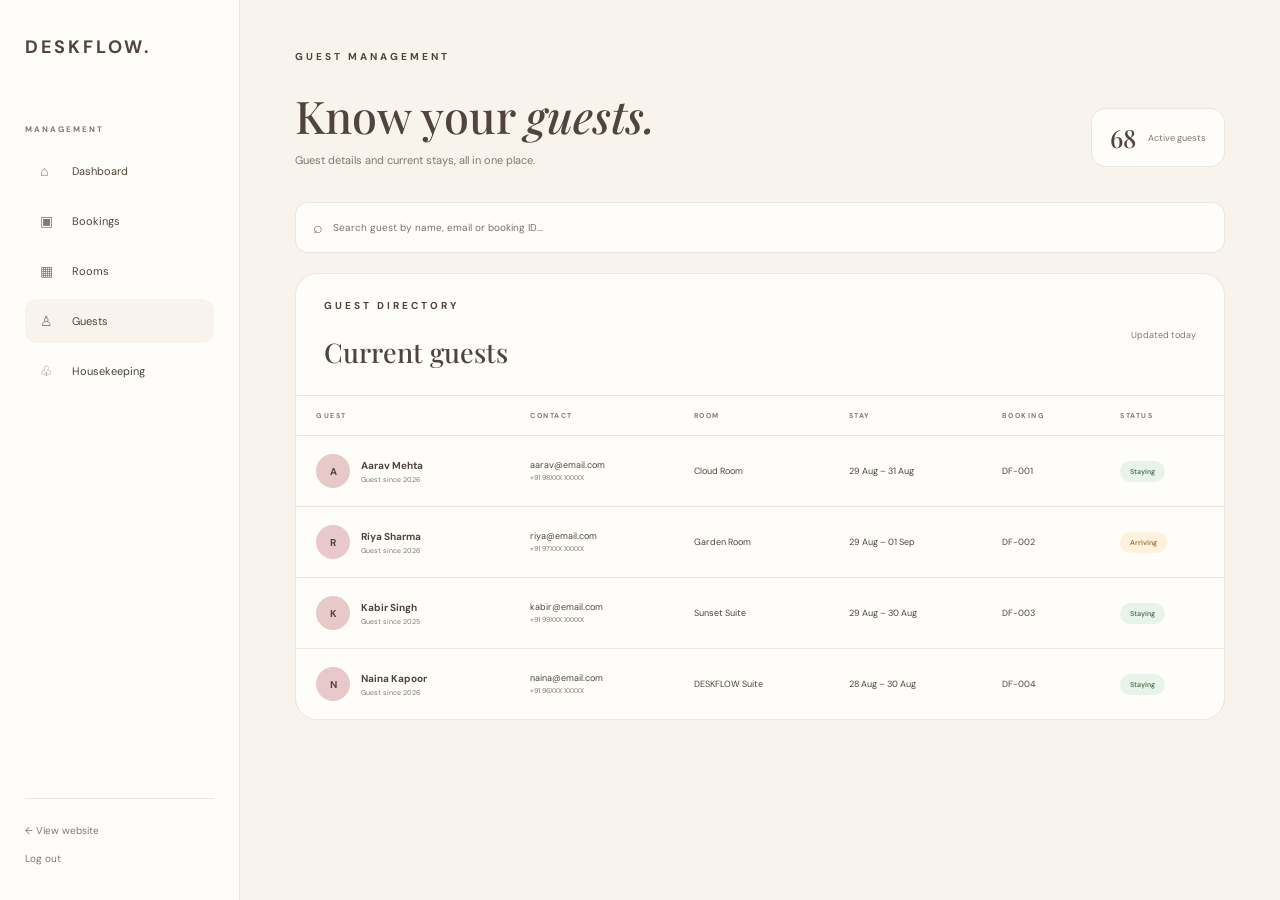
<file: guests.html>
<!DOCTYPE html>
<html lang="en">

<head>
    <meta charset="UTF-8">
    <meta name="viewport" content="width=device-width, initial-scale=1.0">

    <title>DESKFLOW — Guests</title>

    <link rel="preconnect" href="https://fonts.googleapis.com">
    <link rel="preconnect" href="https://fonts.gstatic.com" crossorigin>

    <link href="https://fonts.googleapis.com/css2?family=DM+Sans:wght@400;500;600;700&family=Playfair+Display:ital,wght@0,500;0,600;1,500&display=swap"
          rel="stylesheet">

    <link rel="stylesheet" href="style.css">
</head>

<body class="dashboard-body">

<!-- SIDEBAR -->

<aside class="dashboard-sidebar">

    <a href="dashboard.html" class="dashboard-logo">
        DESKFLOW<span>.</span>
    </a>

    <p class="sidebar-label">
        MANAGEMENT
    </p>

    <nav class="dashboard-nav">

        <a href="dashboard.html">
            <span>⌂</span>
            Dashboard
        </a>

        <a href="bookings.html">
            <span>▣</span>
            Bookings
        </a>

        <a href="rooms-management.html">
            <span>▦</span>
            Rooms
        </a>

        <a href="guests.html" class="active">
            <span>♙</span>
            Guests
        </a>

        <a href="housekeeping.html">
            <span>♧</span>
            Housekeeping
        </a>

    </nav>

    <div class="sidebar-bottom">

        <a href="index.html">
            ← View website
        </a>

        <a href="staff-login.html">
            Log out
        </a>

    </div>

</aside>


<!-- MAIN -->

<main class="dashboard-main">

    <header class="management-header">

        <div>

            <p class="eyebrow">
                GUEST MANAGEMENT
            </p>

            <h1>
                Know your <em>guests.</em>
            </h1>

            <p class="management-subtitle">
                Guest details and current stays, all in one place.
            </p>

        </div>

        <div class="guest-total">
            <strong>68</strong>
            <span>Active guests</span>
        </div>

    </header>


    <!-- SEARCH -->

    <section class="guest-search-area">

        <div class="guest-search">

            <span>⌕</span>

            <input
                type="text"
                placeholder="Search guest by name, email or booking ID..."
            >

        </div>

    </section>


    <!-- GUEST TABLE -->

    <section class="guest-table-card">

        <div class="guest-table-header">

            <div>

                <p class="eyebrow">
                    GUEST DIRECTORY
                </p>

                <h2>
                    Current guests
                </h2>

            </div>

            <span>
                Updated today
            </span>

        </div>


        <div class="guest-table-wrapper">

            <table>

                <thead>

                    <tr>

                        <th>GUEST</th>

                        <th>CONTACT</th>

                        <th>ROOM</th>

                        <th>STAY</th>

                        <th>BOOKING</th>

                        <th>STATUS</th>

                    </tr>

                </thead>


                <tbody>


                    <tr>

                        <td>

                            <div class="guest-table-person">

                                <div class="large-guest-avatar">
                                    A
                                </div>

                                <div>

                                    <strong>
                                        Aarav Mehta
                                    </strong>

                                    <span>
                                        Guest since 2026
                                    </span>

                                </div>

                            </div>

                        </td>

                        <td>
                            aarav@email.com<br>
                            <small>+91 98XXX XXXXX</small>
                        </td>

                        <td>
                            Cloud Room
                        </td>

                        <td>
                            29 Aug – 31 Aug
                        </td>

                        <td>
                            DF-001
                        </td>

                        <td>
                            <span class="guest-status staying">
                                Staying
                            </span>
                        </td>

                    </tr>


                    <tr>

                        <td>

                            <div class="guest-table-person">

                                <div class="large-guest-avatar">
                                    R
                                </div>

                                <div>

                                    <strong>
                                        Riya Sharma
                                    </strong>

                                    <span>
                                        Guest since 2026
                                    </span>

                                </div>

                            </div>

                        </td>

                        <td>
                            riya@email.com<br>
                            <small>+91 97XXX XXXXX</small>
                        </td>

                        <td>
                            Garden Room
                        </td>

                        <td>
                            29 Aug – 01 Sep
                        </td>

                        <td>
                            DF-002
                        </td>

                        <td>
                            <span class="guest-status arriving">
                                Arriving
                            </span>
                        </td>

                    </tr>


                    <tr>

                        <td>

                            <div class="guest-table-person">

                                <div class="large-guest-avatar">
                                    K
                                </div>

                                <div>

                                    <strong>
                                        Kabir Singh
                                    </strong>

                                    <span>
                                        Guest since 2025
                                    </span>

                                </div>

                            </div>

                        </td>

                        <td>
                            kabir@email.com<br>
                            <small>+91 99XXX XXXXX</small>
                        </td>

                        <td>
                            Sunset Suite
                        </td>

                        <td>
                            29 Aug – 30 Aug
                        </td>

                        <td>
                            DF-003
                        </td>

                        <td>
                            <span class="guest-status staying">
                                Staying
                            </span>
                        </td>

                    </tr>


                    <tr>

                        <td>

                            <div class="guest-table-person">

                                <div class="large-guest-avatar">
                                    N
                                </div>

                                <div>

                                    <strong>
                                        Naina Kapoor
                                    </strong>

                                    <span>
                                        Guest since 2026
                                    </span>

                                </div>

                            </div>

                        </td>

                        <td>
                            naina@email.com<br>
                            <small>+91 96XXX XXXXX</small>
                        </td>

                        <td>
                            DESKFLOW Suite
                        </td>

                        <td>
                            28 Aug – 30 Aug
                        </td>

                        <td>
                            DF-004
                        </td>

                        <td>
                            <span class="guest-status staying">
                                Staying
                            </span>
                        </td>

                    </tr>

                </tbody>

            </table>

        </div>

    </section>

</main>

</body>

</html>
</file>
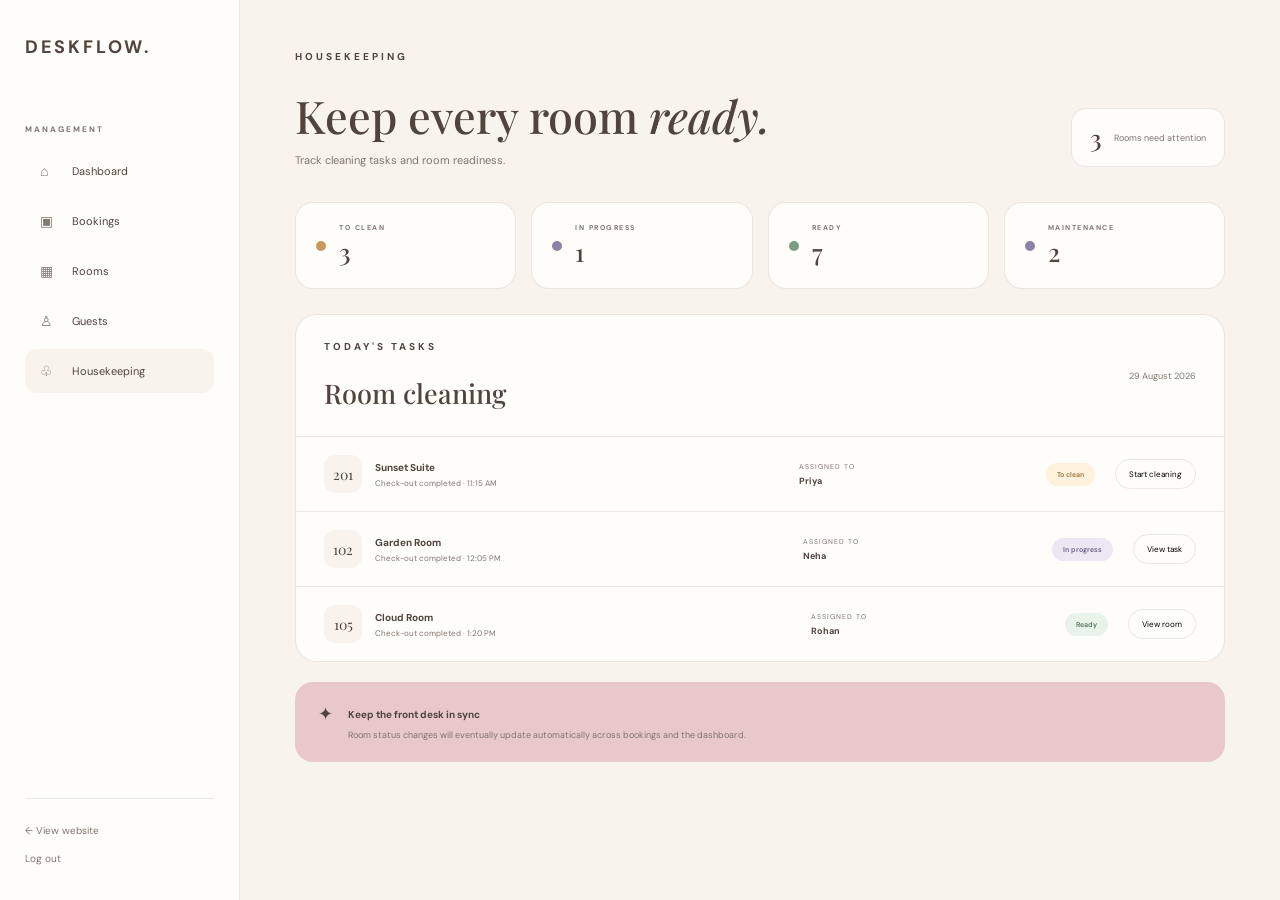
<file: housekeeping.html>
<!DOCTYPE html>
<html lang="en">

<head>
    <meta charset="UTF-8">
    <meta name="viewport" content="width=device-width, initial-scale=1.0">

    <title>DESKFLOW — Housekeeping</title>

    <link rel="preconnect" href="https://fonts.googleapis.com">
    <link rel="preconnect" href="https://fonts.gstatic.com" crossorigin>

    <link href="https://fonts.googleapis.com/css2?family=DM+Sans:wght@400;500;600;700&family=Playfair+Display:ital,wght@0,500;0,600;1,500&display=swap"
          rel="stylesheet">

    <link rel="stylesheet" href="style.css">
</head>


<body class="dashboard-body">


<!-- SIDEBAR -->

<aside class="dashboard-sidebar">

    <a href="dashboard.html" class="dashboard-logo">
        DESKFLOW<span>.</span>
    </a>

    <p class="sidebar-label">
        MANAGEMENT
    </p>

    <nav class="dashboard-nav">

        <a href="dashboard.html">
            <span>⌂</span>
            Dashboard
        </a>

        <a href="bookings.html">
            <span>▣</span>
            Bookings
        </a>

        <a href="rooms-management.html">
            <span>▦</span>
            Rooms
        </a>

        <a href="guests.html">
            <span>♙</span>
            Guests
        </a>

        <a href="housekeeping.html" class="active">
            <span>♧</span>
            Housekeeping
        </a>

    </nav>

    <div class="sidebar-bottom">

        <a href="index.html">
            ← View website
        </a>

        <a href="staff-login.html">
            Log out
        </a>

    </div>

</aside>



<!-- MAIN -->

<main class="dashboard-main">


    <!-- HEADER -->

    <header class="management-header">

        <div>

            <p class="eyebrow">
                HOUSEKEEPING
            </p>

            <h1>
                Keep every room <em>ready.</em>
            </h1>

            <p class="management-subtitle">
                Track cleaning tasks and room readiness.
            </p>

        </div>

        <div class="housekeeping-total">

            <strong>3</strong>

            <span>
                Rooms need attention
            </span>

        </div>

    </header>



    <!-- SUMMARY -->

    <section class="housekeeping-summary">


        <div class="housekeeping-summary-card">

            <span class="summary-dot cleaning-dot"></span>

            <div>

                <p>
                    TO CLEAN
                </p>

                <strong>
                    3
                </strong>

            </div>

        </div>


        <div class="housekeeping-summary-card">

            <span class="summary-dot progress-dot"></span>

            <div>

                <p>
                    IN PROGRESS
                </p>

                <strong>
                    1
                </strong>

            </div>

        </div>


        <div class="housekeeping-summary-card">

            <span class="summary-dot available-dot"></span>

            <div>

                <p>
                    READY
                </p>

                <strong>
                    7
                </strong>

            </div>

        </div>


        <div class="housekeeping-summary-card">

            <span class="summary-dot maintenance-dot"></span>

            <div>

                <p>
                    MAINTENANCE
                </p>

                <strong>
                    2
                </strong>

            </div>

        </div>


    </section>



    <!-- TASKS -->

    <section class="housekeeping-card">

        <div class="housekeeping-card-header">

            <div>

                <p class="eyebrow">
                    TODAY'S TASKS
                </p>

                <h2>
                    Room cleaning
                </h2>

            </div>

            <span>
                29 August 2026
            </span>

        </div>



        <div class="housekeeping-task">


            <div class="task-room">

                <div class="task-room-number">
                    201
                </div>

                <div>

                    <strong>
                        Sunset Suite
                    </strong>

                    <span>
                        Check-out completed · 11:15 AM
                    </span>

                </div>

            </div>


            <div class="task-staff">

                <span>
                    Assigned to
                </span>

                <strong>
                    Priya
                </strong>

            </div>


            <span class="housekeeping-status cleaning">
                To clean
            </span>


            <button>
                Start cleaning
            </button>

        </div>



        <div class="housekeeping-task">


            <div class="task-room">

                <div class="task-room-number">
                    102
                </div>

                <div>

                    <strong>
                        Garden Room
                    </strong>

                    <span>
                        Check-out completed · 12:05 PM
                    </span>

                </div>

            </div>


            <div class="task-staff">

                <span>
                    Assigned to
                </span>

                <strong>
                    Neha
                </strong>

            </div>


            <span class="housekeeping-status progress">
                In progress
            </span>


            <button>
                View task
            </button>

        </div>



        <div class="housekeeping-task">


            <div class="task-room">

                <div class="task-room-number">
                    105
                </div>

                <div>

                    <strong>
                        Cloud Room
                    </strong>

                    <span>
                        Check-out completed · 1:20 PM
                    </span>

                </div>

            </div>


            <div class="task-staff">

                <span>
                    Assigned to
                </span>

                <strong>
                    Rohan
                </strong>

            </div>


            <span class="housekeeping-status ready">
                Ready
            </span>


            <button>
                View room
            </button>

        </div>



    </section>



    <!-- NOTE -->

    <section class="housekeeping-note">

        <span>
            ✦
        </span>

        <div>

            <strong>
                Keep the front desk in sync
            </strong>

            <p>
                Room status changes will eventually update automatically
                across bookings and the dashboard.
            </p>

        </div>

    </section>


</main>

</body>

</html>
</file>
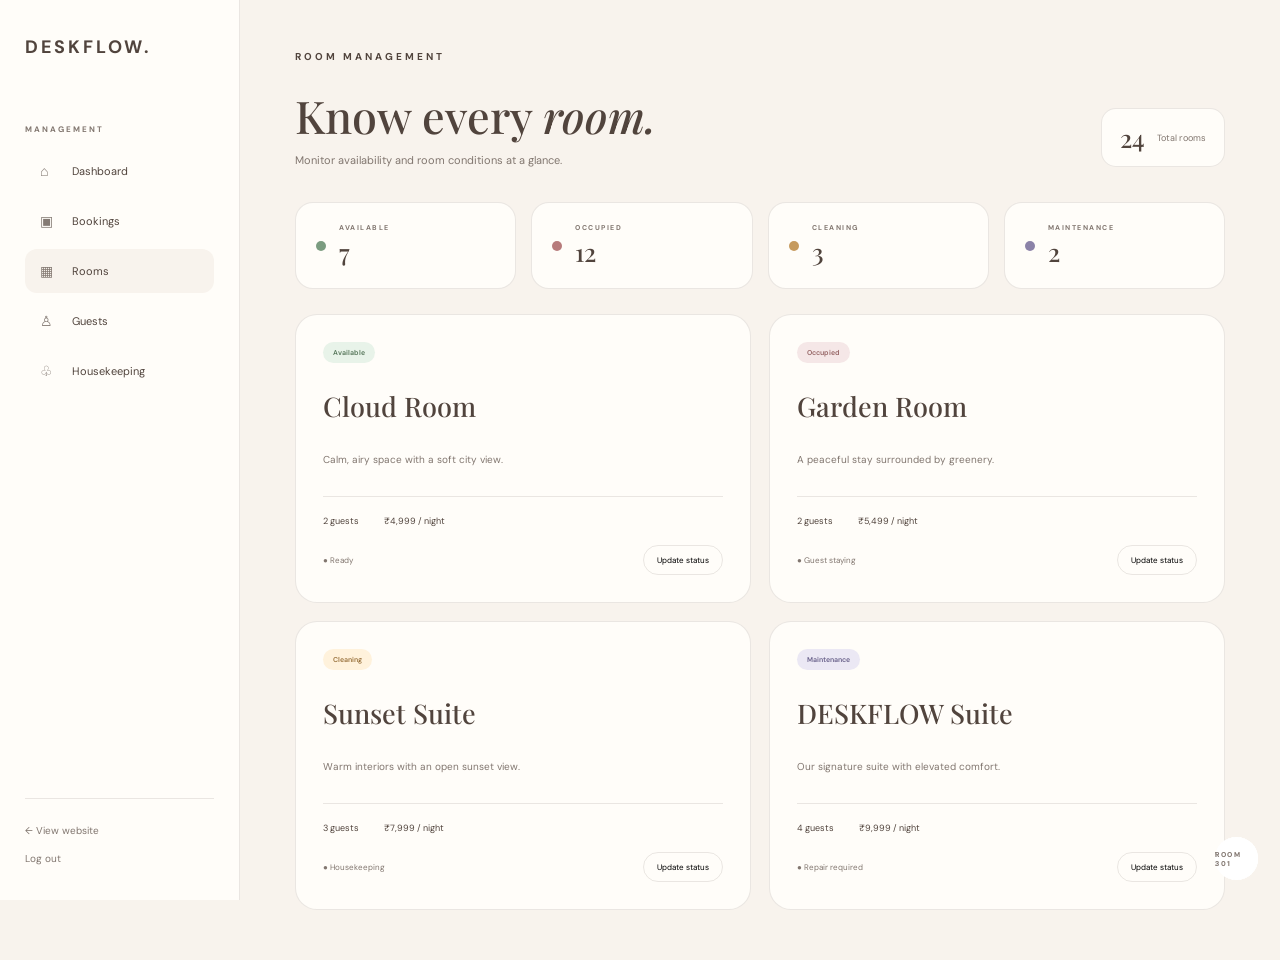
<file: rooms-management.html>
<!DOCTYPE html>
<html lang="en">

<head>
    <meta charset="UTF-8">

    <meta name="viewport" content="width=device-width, initial-scale=1.0">

    <title>DESKFLOW — Room Management</title>

    <link rel="preconnect" href="https://fonts.googleapis.com">

    <link rel="preconnect"
          href="https://fonts.gstatic.com"
          crossorigin>

    <link href="https://fonts.googleapis.com/css2?family=DM+Sans:wght@400;500;600;700&family=Playfair+Display:ital,wght@0,500;0,600;1,500&display=swap"
          rel="stylesheet">

    <link rel="stylesheet"
          href="style.css">
</head>


<body class="dashboard-body">


<!-- SIDEBAR -->

<aside class="dashboard-sidebar">

    <a href="dashboard.html"
       class="dashboard-logo">

        DESKFLOW<span>.</span>

    </a>


    <p class="sidebar-label">
        MANAGEMENT
    </p>


    <nav class="dashboard-nav">

        <a href="dashboard.html">
            <span>⌂</span>
            Dashboard
        </a>

        <a href="bookings.html">
            <span>▣</span>
            Bookings
        </a>

        <a href="rooms-management.html"
           class="active">

            <span>▦</span>
            Rooms

        </a>

        <a href="guests.html">
            <span>♙</span>
            Guests
        </a>

        <a href="housekeeping.html">
            <span>♧</span>
            Housekeeping
        </a>

    </nav>


    <div class="sidebar-bottom">

        <a href="index.html">
            ← View website
        </a>

        <a href="staff-login.html">
            Log out
        </a>

    </div>

</aside>



<!-- MAIN -->

<main class="dashboard-main">


    <!-- HEADER -->

    <header class="management-header">

        <div>

            <p class="eyebrow">
                ROOM MANAGEMENT
            </p>

            <h1>
                Know every <em>room.</em>
            </h1>

            <p class="management-subtitle">
                Monitor availability and room conditions at a glance.
            </p>

        </div>


        <div class="room-count">

            <strong>24</strong>

            <span>Total rooms</span>

        </div>

    </header>



    <!-- STATUS SUMMARY -->

    <section class="room-summary">


        <div class="room-summary-card">

            <span class="summary-dot available-dot"></span>

            <div>

                <p>
                    AVAILABLE
                </p>

                <strong>
                    7
                </strong>

            </div>

        </div>


        <div class="room-summary-card">

            <span class="summary-dot occupied-dot"></span>

            <div>

                <p>
                    OCCUPIED
                </p>

                <strong>
                    12
                </strong>

            </div>

        </div>


        <div class="room-summary-card">

            <span class="summary-dot cleaning-dot"></span>

            <div>

                <p>
                    CLEANING
                </p>

                <strong>
                    3
                </strong>

            </div>

        </div>


        <div class="room-summary-card">

            <span class="summary-dot maintenance-dot"></span>

            <div>

                <p>
                    MAINTENANCE
                </p>

                <strong>
                    2
                </strong>

            </div>

        </div>


    </section>



    <!-- ROOM GRID -->

    <section class="rooms-management-grid">


        <!-- CLOUD -->

        <div class="managed-room-card">

            <div class="managed-room-top">

                <span class="room-number">
                    ROOM 101
                </span>

                <span class="room-status-badge available">
                    Available
                </span>

            </div>


            <h2>
                Cloud Room
            </h2>

            <p class="room-description">
                Calm, airy space with a soft city view.
            </p>


            <div class="managed-room-info">

                <span>
                    2 guests
                </span>

                <span>
                    ₹4,999 / night
                </span>

            </div>


            <div class="managed-room-bottom">

                <span class="room-condition">
                    ● Ready
                </span>

                <button>
                    Update status
                </button>

            </div>

        </div>



        <!-- GARDEN -->

        <div class="managed-room-card">

            <div class="managed-room-top">

                <span class="room-number">
                    ROOM 102
                </span>

                <span class="room-status-badge occupied">
                    Occupied
                </span>

            </div>


            <h2>
                Garden Room
            </h2>

            <p class="room-description">
                A peaceful stay surrounded by greenery.
            </p>


            <div class="managed-room-info">

                <span>
                    2 guests
                </span>

                <span>
                    ₹5,499 / night
                </span>

            </div>


            <div class="managed-room-bottom">

                <span class="room-condition">
                    ● Guest staying
                </span>

                <button>
                    Update status
                </button>

            </div>

        </div>



        <!-- SUNSET -->

        <div class="managed-room-card">

            <div class="managed-room-top">

                <span class="room-number">
                    ROOM 201
                </span>

                <span class="room-status-badge cleaning">
                    Cleaning
                </span>

            </div>


            <h2>
                Sunset Suite
            </h2>

            <p class="room-description">
                Warm interiors with an open sunset view.
            </p>


            <div class="managed-room-info">

                <span>
                    3 guests
                </span>

                <span>
                    ₹7,999 / night
                </span>

            </div>


            <div class="managed-room-bottom">

                <span class="room-condition">
                    ● Housekeeping
                </span>

                <button>
                    Update status
                </button>

            </div>

        </div>



        <!-- DESKFLOW -->

        <div class="managed-room-card">

            <div class="managed-room-top">

                <span class="room-number">
                    ROOM 301
                </span>

                <span class="room-status-badge maintenance">
                    Maintenance
                </span>

            </div>


            <h2>
                DESKFLOW Suite
            </h2>

            <p class="room-description">
                Our signature suite with elevated comfort.
            </p>


            <div class="managed-room-info">

                <span>
                    4 guests
                </span>

                <span>
                    ₹9,999 / night
                </span>

            </div>


            <div class="managed-room-bottom">

                <span class="room-condition">
                    ● Repair required
                </span>

                <button>
                    Update status
                </button>

            </div>

        </div>


    </section>


</main>


</body>

</html>
</file>
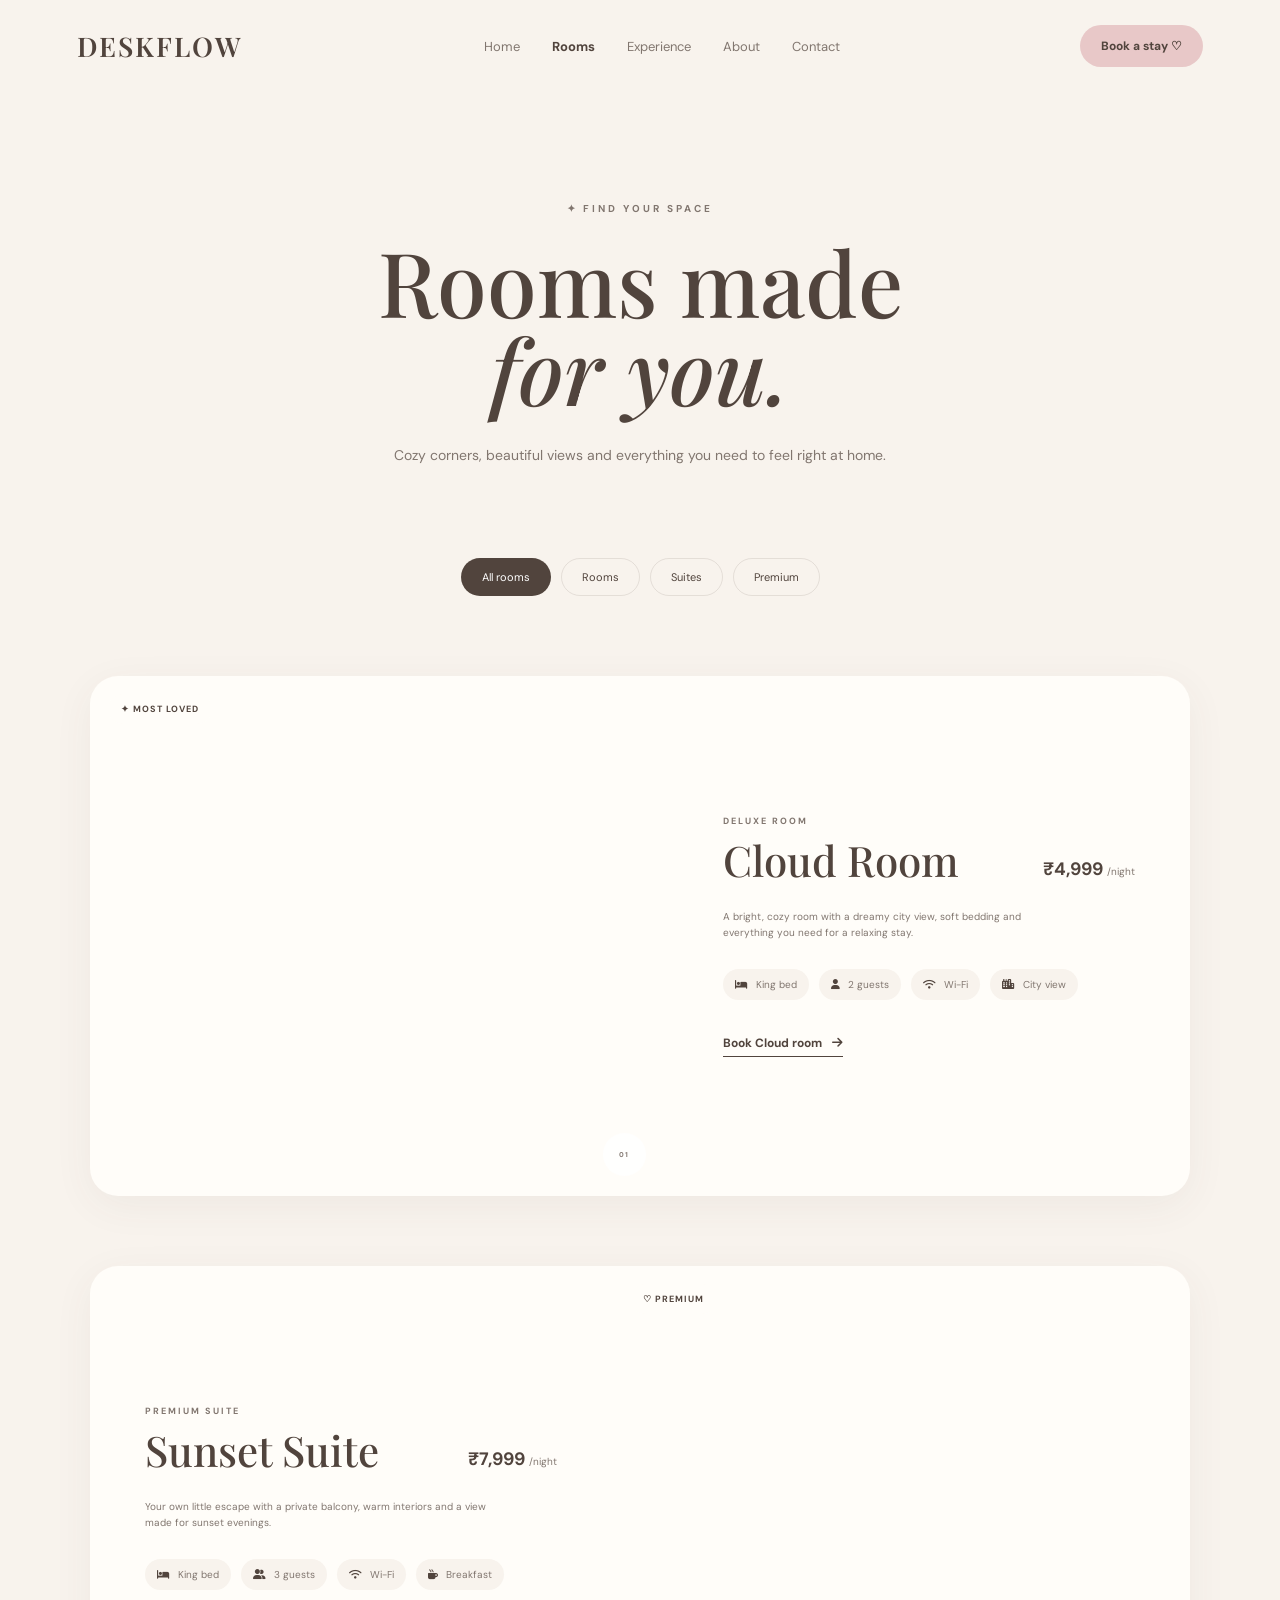
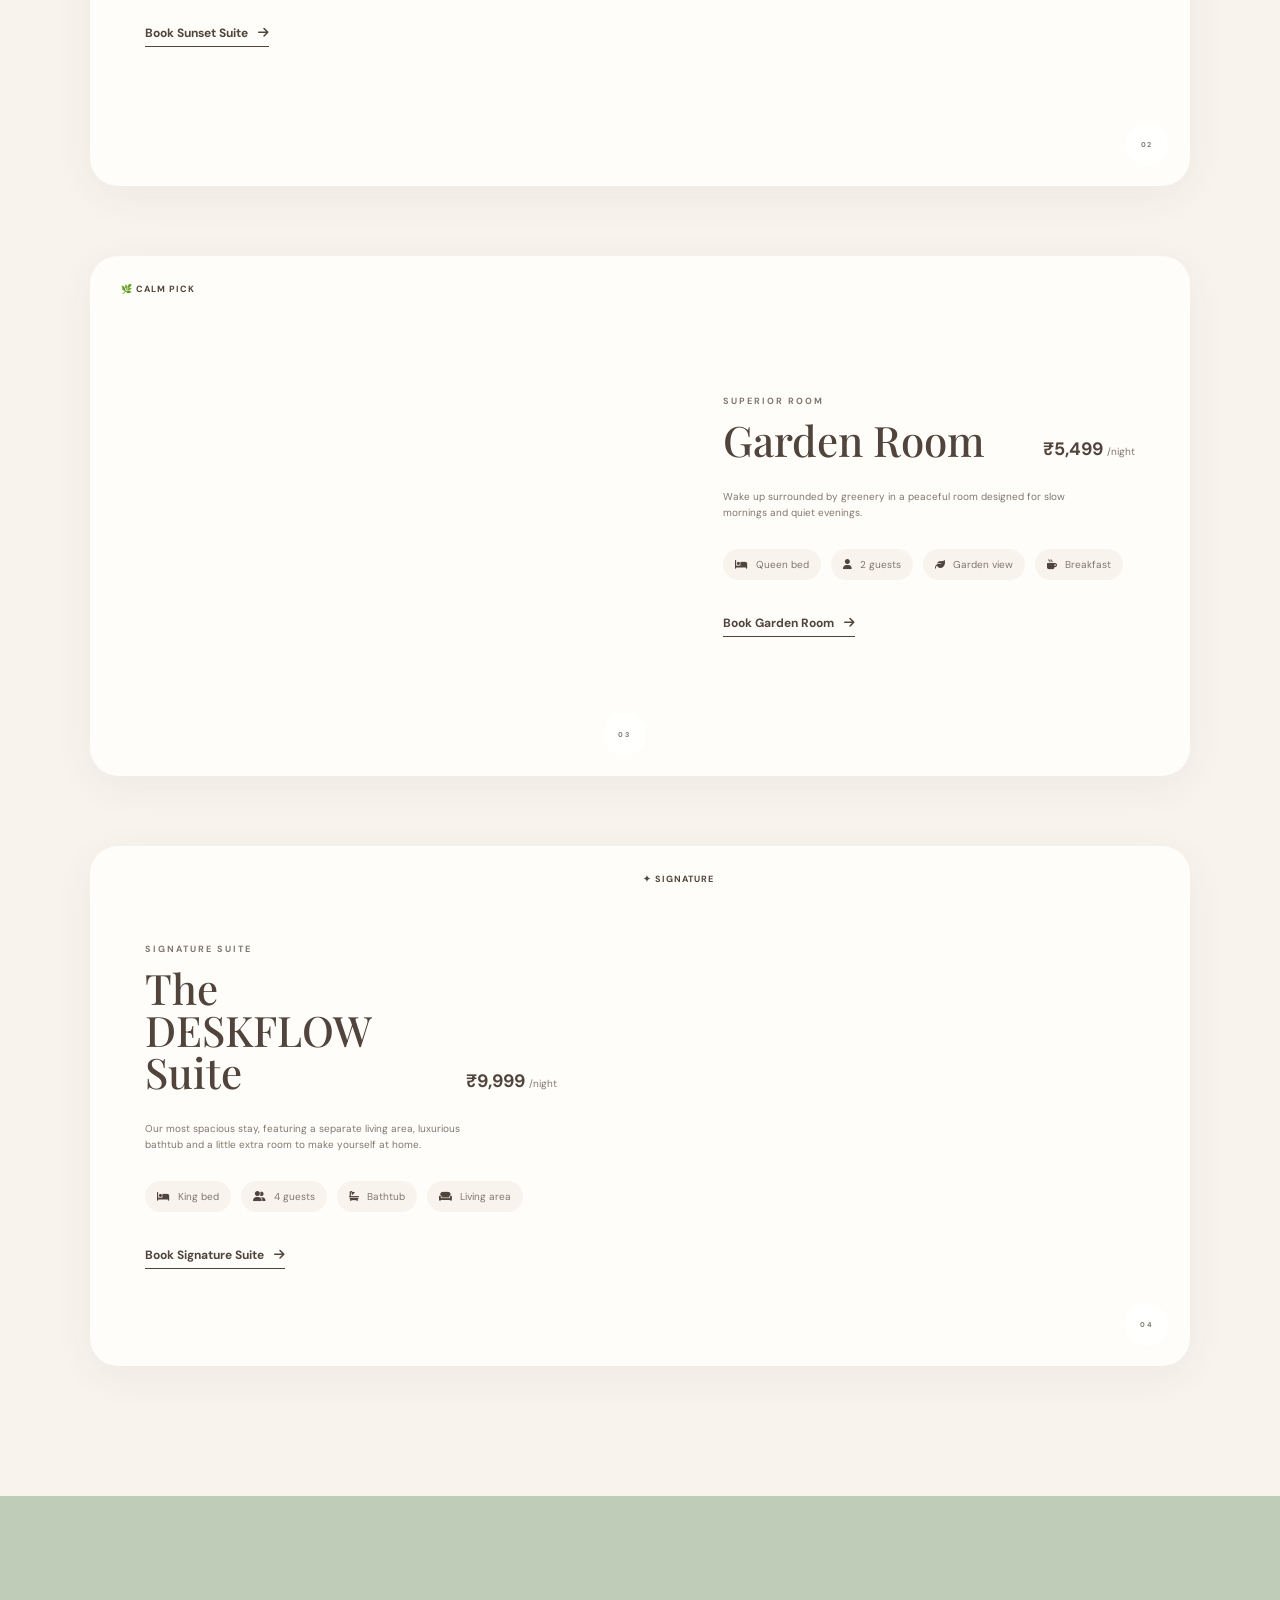
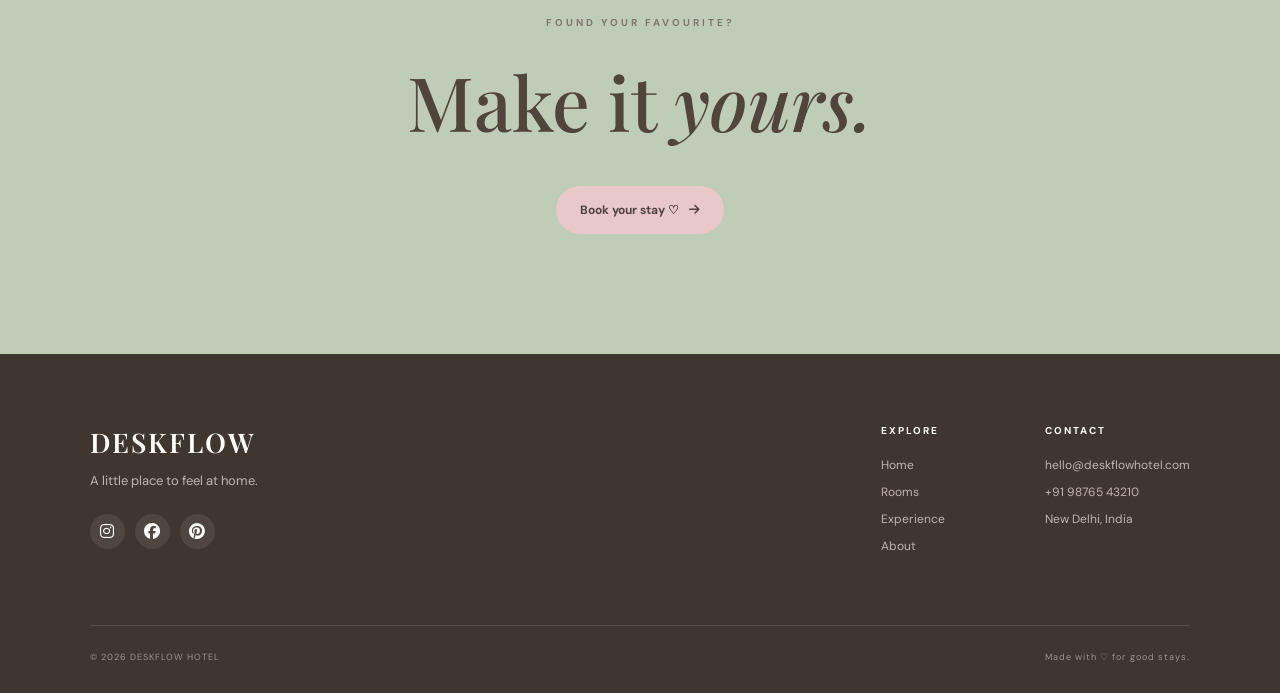
<file: rooms.html>
<!DOCTYPE html>
<html lang="en">

<head>

    <meta charset="UTF-8">

    <meta name="viewport" content="width=device-width, initial-scale=1.0">

    <title>DESKFLOW — Rooms</title>

    <!-- Google Fonts -->
    <link rel="preconnect" href="https://fonts.googleapis.com">
    <link rel="preconnect" href="https://fonts.gstatic.com" crossorigin>

    <link href="https://fonts.googleapis.com/css2?family=DM+Sans:wght@400;500;600;700&family=Playfair+Display:ital,wght@0,500;0,600;1,500;1,600&display=swap" rel="stylesheet">

    <!-- Font Awesome -->
    <link rel="stylesheet"
          href="https://cdnjs.cloudflare.com/ajax/libs/font-awesome/6.5.2/css/all.min.css">

    <!-- Main CSS -->
    <link rel="stylesheet" href="style.css">

</head>


<body>


<!-- ================= NAVBAR ================= -->

<header class="rooms-navbar">

    <a href="index.html" class="rooms-logo">
        DESKFLOW
    </a>

    <nav>

        <a href="index.html">Home</a>

        <a href="rooms.html" class="active">
            Rooms
        </a>

        <a href="index.html#experience">
            Experience
        </a>

        <a href="index.html#about">
            About
        </a>

        <a href="index.html#contact">
            Contact
        </a>

    </nav>

    <a href="booking.html" class="rooms-book-button">
        Book a stay ♡
    </a>

</header>


<!-- ================= PAGE INTRO ================= -->

<section class="rooms-hero">

    <p class="eyebrow">
        ✦ FIND YOUR SPACE
    </p>

    <h1>
        Rooms made<br>
        <em>for you.</em>
    </h1>

    <p>
        Cozy corners, beautiful views and everything
        you need to feel right at home.
    </p>

</section>


<!-- ================= ROOM FILTER ================= -->

<section class="room-filter">

    <button class="filter active">
        All rooms
    </button>

    <button class="filter">
        Rooms
    </button>

    <button class="filter">
        Suites
    </button>

    <button class="filter">
        Premium
    </button>

</section>


<!-- ================= ROOMS ================= -->

<section class="all-rooms">


    <!-- CLOUD ROOM -->

    <article class="large-room-card">

        <div class="large-room-image cloud-room">

            <span class="room-tag">
                ✦ MOST LOVED
            </span>

            <div class="room-number">
                01
            </div>

        </div>


        <div class="large-room-content">

            <div class="room-heading">

                <div>

                    <p class="room-type">
                        DELUXE ROOM
                    </p>

                    <h2>
                        Cloud Room
                    </h2>

                </div>

                <div class="large-price">
                    ₹4,999
                    <span>/night</span>
                </div>

            </div>


            <p class="room-description">
                A bright, cozy room with a dreamy city view,
                soft bedding and everything you need for
                a relaxing stay.
            </p>


            <div class="room-features">

                <span>
                    <i class="fa-solid fa-bed"></i>
                    King bed
                </span>

                <span>
                    <i class="fa-solid fa-user"></i>
                    2 guests
                </span>

                <span>
                    <i class="fa-solid fa-wifi"></i>
                    Wi-Fi
                </span>

                <span>
                    <i class="fa-solid fa-city"></i>
                    City view
                </span>

            </div>


            <a href="booking.html?room=Cloud%20Room" class="room-book-link">
              Book Cloud room
           <i class="fa-solid fa-arrow-right"></i>
            </a>
        </div>

    </article>


    <!-- SUNSET SUITE -->

    <article class="large-room-card reverse">

        <div class="large-room-image sunset-room">

            <span class="room-tag">
                ♡ PREMIUM
            </span>

            <div class="room-number">
                02
            </div>

        </div>


        <div class="large-room-content">

            <div class="room-heading">

                <div>

                    <p class="room-type">
                        PREMIUM SUITE
                    </p>

                    <h2>
                        Sunset Suite
                    </h2>

                </div>

                <div class="large-price">
                    ₹7,999
                    <span>/night</span>
                </div>

            </div>


            <p class="room-description">
                Your own little escape with a private balcony,
                warm interiors and a view made for sunset evenings.
            </p>


            <div class="room-features">

                <span>
                    <i class="fa-solid fa-bed"></i>
                    King bed
                </span>

                <span>
                    <i class="fa-solid fa-user-group"></i>
                    3 guests
                </span>

                <span>
                    <i class="fa-solid fa-wifi"></i>
                    Wi-Fi
                </span>

                <span>
                    <i class="fa-solid fa-mug-hot"></i>
                    Breakfast
                </span>

            </div>


            <a href="booking.html" class="room-book-link">
                Book Sunset Suite
                <i class="fa-solid fa-arrow-right"></i>
            </a>

        </div>

    </article>


    <!-- GARDEN ROOM -->

    <article class="large-room-card">

        <div class="large-room-image garden-room">

            <span class="room-tag">
                🌿 CALM PICK
            </span>

            <div class="room-number">
                03
            </div>

        </div>


        <div class="large-room-content">

            <div class="room-heading">

                <div>

                    <p class="room-type">
                        SUPERIOR ROOM
                    </p>

                    <h2>
                        Garden Room
                    </h2>

                </div>

                <div class="large-price">
                    ₹5,499
                    <span>/night</span>
                </div>

            </div>


            <p class="room-description">
                Wake up surrounded by greenery in a peaceful
                room designed for slow mornings and quiet evenings.
            </p>


            <div class="room-features">

                <span>
                    <i class="fa-solid fa-bed"></i>
                    Queen bed
                </span>

                <span>
                    <i class="fa-solid fa-user"></i>
                    2 guests
                </span>

                <span>
                    <i class="fa-solid fa-leaf"></i>
                    Garden view
                </span>

                <span>
                    <i class="fa-solid fa-mug-hot"></i>
                    Breakfast
                </span>

            </div>


            <a href="booking.html" class="room-book-link">
                Book Garden Room
                <i class="fa-solid fa-arrow-right"></i>
            </a>

        </div>

    </article>


    <!-- SIGNATURE SUITE -->

    <article class="large-room-card reverse">

        <div class="large-room-image signature-room">

            <span class="room-tag">
                ✦ SIGNATURE
            </span>

            <div class="room-number">
                04
            </div>

        </div>


        <div class="large-room-content">

            <div class="room-heading">

                <div>

                    <p class="room-type">
                        SIGNATURE SUITE
                    </p>

                    <h2>
                        The DESKFLOW Suite
                    </h2>

                </div>

                <div class="large-price">
                    ₹9,999
                    <span>/night</span>
                </div>

            </div>


            <p class="room-description">
                Our most spacious stay, featuring a separate
                living area, luxurious bathtub and a little
                extra room to make yourself at home.
            </p>


            <div class="room-features">

                <span>
                    <i class="fa-solid fa-bed"></i>
                    King bed
                </span>

                <span>
                    <i class="fa-solid fa-user-group"></i>
                    4 guests
                </span>

                <span>
                    <i class="fa-solid fa-bath"></i>
                    Bathtub
                </span>

                <span>
                    <i class="fa-solid fa-couch"></i>
                    Living area
                </span>

            </div>


            <a href="booking.html" class="room-book-link">
                Book Signature Suite
                <i class="fa-solid fa-arrow-right"></i>
            </a>

        </div>

    </article>


</section>


<!-- ================= CTA ================= -->

<section class="rooms-cta">

    <p class="eyebrow">
        FOUND YOUR FAVOURITE?
    </p>

    <h2>
        Make it <em>yours.</em>
    </h2>

    <a href="booking.html" class="primary-button">
        Book your stay ♡
        <i class="fa-solid fa-arrow-right"></i>
    </a>

</section>


<!-- ================= FOOTER ================= -->

<footer>

    <div class="footer-top">

        <div>

            <a href="index.html" class="logo">
                DESKFLOW
            </a>

            <p>
                A little place to feel at home.
            </p>

            <div class="socials">

                <a href="#">
                    <i class="fa-brands fa-instagram"></i>
                </a>

                <a href="#">
                    <i class="fa-brands fa-facebook"></i>
                </a>

                <a href="#">
                    <i class="fa-brands fa-pinterest"></i>
                </a>

            </div>

        </div>


        <div class="footer-links">

            <div>

                <h4>EXPLORE</h4>

                <a href="index.html">Home</a>

                <a href="rooms.html">Rooms</a>

                <a href="index.html#experience">
                    Experience
                </a>

                <a href="index.html#about">
                    About
                </a>

            </div>


            <div>

                <h4>CONTACT</h4>

                <p>hello@deskflowhotel.com</p>

                <p>+91 98765 43210</p>

                <p>New Delhi, India</p>

            </div>

        </div>

    </div>


    <div class="footer-bottom">

        <p>
            © 2026 DESKFLOW HOTEL
        </p>

        <p>
            Made with ♡ for good stays.
        </p>

    </div>

</footer>


</body>
</html>
</file>
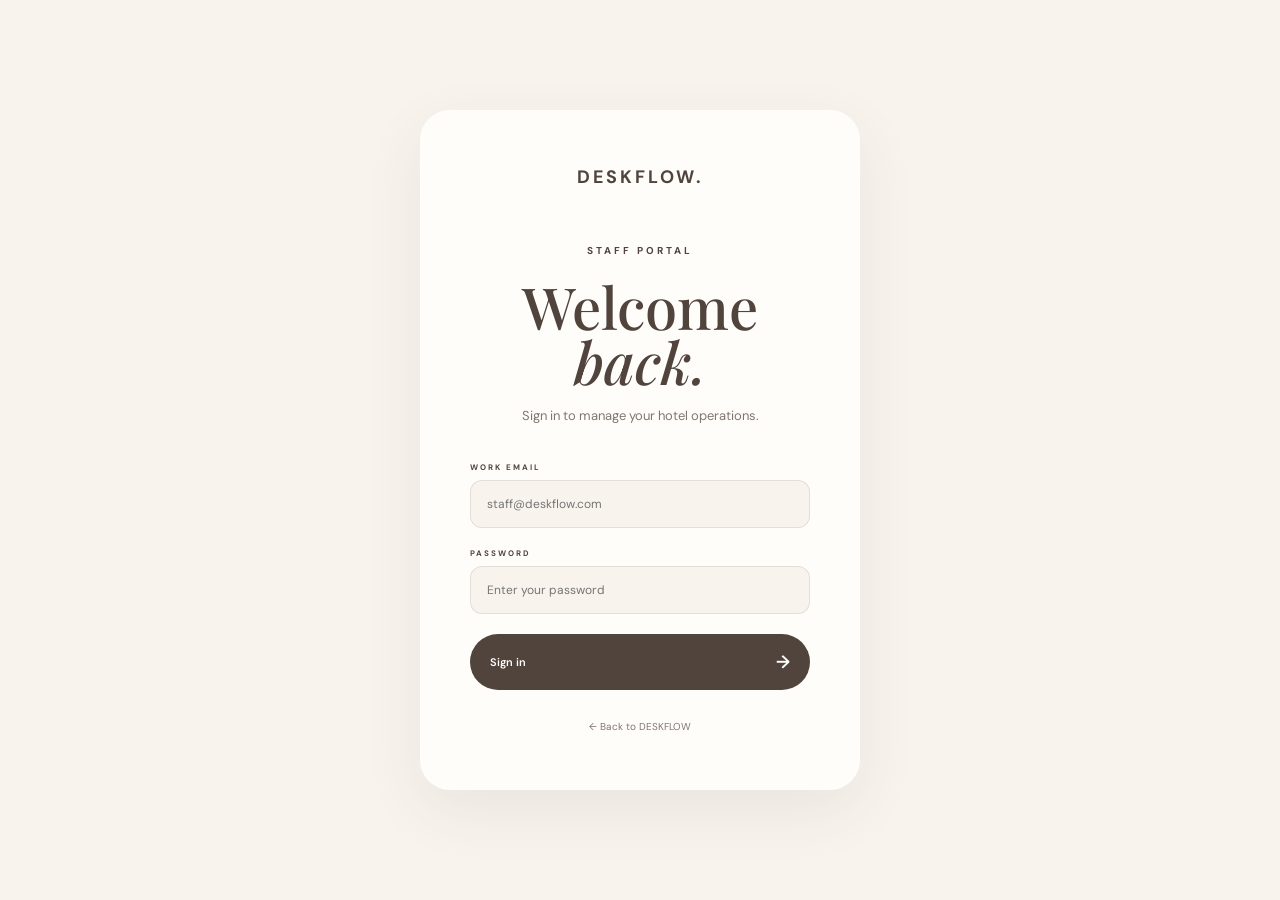
<file: staff-login.html>
<!DOCTYPE html>
<html lang="en">

<head>
    <meta charset="UTF-8">
    <meta name="viewport" content="width=device-width, initial-scale=1.0">

    <title>DESKFLOW — Staff Login</title>

    <link rel="preconnect" href="https://fonts.googleapis.com">
    <link rel="preconnect" href="https://fonts.gstatic.com" crossorigin>

    <link href="https://fonts.googleapis.com/css2?family=DM+Sans:wght@400;500;600;700&family=Playfair+Display:ital,wght@0,500;0,600;1,500&display=swap"
        rel="stylesheet">

    <link rel="stylesheet" href="style.css">
</head>

<body>

    <main class="staff-login-page">

        <div class="staff-login-card">

            <a href="index.html" class="staff-logo">
                DESKFLOW<span>.</span>
            </a>

            <p class="eyebrow">
                STAFF PORTAL
            </p>

            <h1>
                Welcome<br>
                <em>back.</em>
            </h1>

            <p class="staff-subtitle">
                Sign in to manage your hotel operations.
            </p>

            <form>

                <div class="staff-field">

                    <label for="email">
                        WORK EMAIL
                    </label>

                    <input
                        type="email"
                        id="email"
                        placeholder="staff@deskflow.com"
                    >

                </div>


                <div class="staff-field">

                    <label for="password">
                        PASSWORD
                    </label>

                    <input
                        type="password"
                        id="password"
                        placeholder="Enter your password"
                    >

                </div>


                <a href="dashboard.html" class="staff-login-btn">
                    Sign in
                    <span>→</span>
                </a>

            </form>

            <a href="index.html" class="back-home">
                ← Back to DESKFLOW
            </a>

        </div>

    </main>

</body>

</html>
</file>
<file: style.css>
/* ==============================
   DESKFLOW
   SOFT GEN-Z HOTEL DESIGN
================================ */

* {
    margin: 0;
    padding: 0;
    box-sizing: border-box;
}

html {
    scroll-behavior: smooth;
}

body {
    font-family: "DM Sans", sans-serif;
    background: #f8f3ed;
    color: #51443d;
}

a {
    text-decoration: none;
    color: inherit;
}


/* ==============================
   VARIABLES
================================ */

:root {
    --cream: #f8f3ed;
    --soft-white: #fffdf9;
    --pink: #e8c8c8;
    --pink-dark: #d5aaaa;
    --sage: #bfcdb8;
    --brown: #51443d;
    --light-brown: #81766f;
    --border: rgba(81, 68, 61, 0.12);
}


/* ==============================
   NAVBAR
================================ */

.navbar {
    position: absolute;

    top: 0;
    left: 0;

    width: 100%;

    display: flex;

    align-items: center;
    justify-content: space-between;

    padding: 27px 6%;

    color: white;

    z-index: 10;
}

.logo {
    font-family: "Playfair Display", serif;

    font-size: 27px;

    font-weight: 600;

    letter-spacing: 2px;
}

.logo span {
    font-size: 34px;
}

.navbar nav {
    display: flex;

    gap: 32px;
}

.navbar nav a {
    font-size: 13px;

    transition: 0.3s;
}

.navbar nav a:hover {
    opacity: 0.65;
}

.nav-button {
    background: var(--soft-white);

    color: var(--brown);

    padding: 13px 21px;

    border-radius: 50px;

    font-size: 12px;

    font-weight: 700;

    transition: 0.3s;
}

.nav-button:hover {
    transform: translateY(-3px);
}


/* ==============================
   HERO
================================ */

.hero {
    min-height: 100vh;

    position: relative;

    display: flex;

    align-items: center;

    padding: 120px 8%;

    color: white;

    background:
    linear-gradient(
        90deg,
        rgba(55, 43, 38, 0.65) 0%,
        rgba(55, 43, 38, 0.35) 45%,
        rgba(55, 43, 38, 0.10) 100%
    ),
    url("https://images.unsplash.com/photo-1566073771259-6a8506099945?auto=format&fit=crop&w=2000&q=85");

    background-size: cover;

    background-position: center;
}

.hero-content {
    max-width: 700px;
}

.eyebrow {
    font-size: 10px;

    font-weight: 700;

    letter-spacing: 3px;

    margin-bottom: 22px;
}

.hero h1 {
    font-family: "Playfair Display", serif;

    font-size: clamp(55px, 7vw, 100px);

    line-height: 0.98;

    font-weight: 500;
}

.hero h1 em,
h2 em {
    font-style: italic;

    font-weight: 500;
}

.hero-text {
    max-width: 430px;

    margin-top: 30px;

    font-size: 16px;

    line-height: 1.7;
}

.hero-buttons {
    display: flex;

    gap: 14px;

    margin-top: 35px;
}


/* ==============================
   BUTTONS
================================ */

.primary-button {
    display: inline-flex;

    align-items: center;

    gap: 10px;

    background: var(--pink);

    color: var(--brown);

    padding: 16px 24px;

    border-radius: 50px;

    font-size: 12px;

    font-weight: 700;

    transition: 0.3s;
}

.primary-button:hover {
    transform: translateY(-5px);

    box-shadow:
        0 15px 30px rgba(81, 68, 61, 0.15);
}

.secondary-button {
    display: inline-flex;

    align-items: center;

    padding: 16px 24px;

    border: 1px solid rgba(255,255,255,0.7);

    border-radius: 50px;

    font-size: 12px;

    transition: 0.3s;
}

.secondary-button:hover {
    background: white;

    color: var(--brown);
}


/* ==============================
   SCROLL
================================ */

.scroll {
    position: absolute;

    bottom: 32px;

    right: 6%;

    font-size: 9px;

    letter-spacing: 2px;
}

.scroll span {
    margin-left: 10px;

    font-size: 15px;
}


/* ==============================
   INTRO
================================ */

.intro {
    max-width: 850px;

    text-align: center;

    margin: auto;

    padding: 130px 25px;
}

.intro .eyebrow {
    color: var(--light-brown);
}

.intro h2 {
    font-family: "Playfair Display", serif;

    font-size: clamp(40px, 5vw, 65px);

    line-height: 1.1;

    font-weight: 500;
}

.intro-text {
    max-width: 570px;

    margin: 30px auto 0;

    color: var(--light-brown);

    font-size: 14px;

    line-height: 1.9;
}


/* ==============================
   FEATURES
================================ */

.features {
    display: grid;

    grid-template-columns: repeat(4, 1fr);

    padding: 15px 6%;

    gap: 12px;
}

.feature-card {
    padding: 38px 30px;

    background: rgba(255,253,249,0.7);

    border: 1px solid var(--border);

    border-radius: 23px;

    transition: 0.35s;
}

.feature-card:nth-child(2) {
    background: #f0e5df;
}

.feature-card:nth-child(3) {
    background: #e4ebe0;
}

.feature-card:nth-child(4) {
    background: #f1dddd;
}

.feature-card:hover {
    transform: translateY(-8px);

    box-shadow:
        0 18px 40px rgba(81, 68, 61, 0.08);
}

.icon-circle {
    width: 45px;

    height: 45px;

    display: flex;

    align-items: center;

    justify-content: center;

    background: rgba(255,255,255,0.7);

    border-radius: 50%;

    margin-bottom: 25px;
}

.feature-card i {
    font-size: 16px;
}

.feature-card h3 {
    font-family: "Playfair Display", serif;

    font-size: 21px;

    margin-bottom: 12px;
}

.feature-card p {
    color: var(--light-brown);

    font-size: 13px;

    line-height: 1.7;
}


/* ==============================
   ROOMS
================================ */

.rooms-section {
    padding: 140px 7%;
}

.section-heading {
    display: flex;

    align-items: end;

    justify-content: space-between;

    margin-bottom: 50px;
}

.section-heading h2 {
    font-family: "Playfair Display", serif;

    font-size: clamp(45px, 5vw, 70px);

    font-weight: 500;

    line-height: 1;
}

.view-all {
    font-size: 12px;

    font-weight: 700;

    border-bottom: 1px solid var(--brown);

    padding-bottom: 5px;
}

.room-grid {
    display: grid;

    grid-template-columns: repeat(2, 1fr);

    gap: 30px;
}

.room-card {
    overflow: hidden;

    background: var(--soft-white);

    border-radius: 25px;

    padding-bottom: 25px;

    box-shadow:
        0 8px 30px rgba(81, 68, 61, 0.06);

    transition: 0.4s;
}

.room-card:hover {
    transform: translateY(-8px);

    box-shadow:
        0 20px 50px rgba(81, 68, 61, 0.12);
}

.room-image {
    height: 480px;

    position: relative;

    background-size: cover;

    background-position: center;

    transition: 0.5s;
}

.room-card:hover .room-image {
    transform: scale(1.015);
}

.room-one {
    background-image:
        url("https://images.unsplash.com/photo-1611892440504-42a792e24d32?auto=format&fit=crop&w=1200&q=85");
}

.room-two {
    background-image:
        url("https://images.unsplash.com/photo-1582719478250-c89cae4dc85b?auto=format&fit=crop&w=1200&q=85");
}

.room-tag {
    position: absolute;

    top: 18px;

    left: 18px;

    background: var(--soft-white);

    padding: 9px 13px;

    border-radius: 50px;

    font-size: 9px;

    font-weight: 700;

    letter-spacing: 1px;
}

.image-arrow {
    position: absolute;

    right: 18px;

    bottom: 18px;

    width: 45px;

    height: 45px;

    display: flex;

    align-items: center;

    justify-content: center;

    background: rgba(255,255,255,0.85);

    border-radius: 50%;

    font-size: 18px;
}

.room-info {
    display: flex;

    justify-content: space-between;

    padding: 23px 23px 10px;
}

.room-info h3 {
    font-family: "Playfair Display", serif;

    font-size: 25px;
}

.room-info p {
    margin-top: 7px;

    color: var(--light-brown);

    font-size: 12px;
}

.price {
    font-size: 17px;

    font-weight: 700;
}

.price small {
    color: var(--light-brown);

    font-size: 10px;

    font-weight: 400;
}

.room-link {
    margin-left: 23px;

    font-size: 11px;

    font-weight: 700;

    border-bottom: 1px solid var(--brown);

    padding-bottom: 4px;
}


/* ==============================
   EXPERIENCE
================================ */

.experience {
    display: grid;

    grid-template-columns: 1fr 1fr;

    min-height: 650px;

    background: var(--sage);
}

.experience-image {
    background:
        url("https://images.unsplash.com/photo-1542314831-068cd1dbfeeb?auto=format&fit=crop&w=1400&q=85");

    background-size: cover;

    background-position: center;
}

.experience-content {
    display: flex;

    flex-direction: column;

    justify-content: center;

    padding: 10%;
}

.experience-content h2 {
    font-family: "Playfair Display", serif;

    font-size: clamp(45px, 5vw, 70px);

    line-height: 1.05;

    font-weight: 500;
}

.experience-content > p:not(.eyebrow) {
    max-width: 450px;

    margin: 28px 0;

    color: var(--light-brown);

    font-size: 14px;

    line-height: 1.8;
}


/* ==============================
   TESTIMONIAL
================================ */

.testimonial {
    position: relative;

    text-align: center;

    padding: 130px 20px;

    background: #f1dddd;
}

.quote-mark {
    font-family: "Playfair Display", serif;

    font-size: 80px;

    line-height: 0.5;

    color: var(--pink-dark);

    margin-bottom: 30px;
}

.testimonial .eyebrow {
    color: var(--light-brown);
}

.quote {
    max-width: 850px;

    margin: auto;

    font-family: "Playfair Display", serif;

    font-size: clamp(30px, 4vw, 50px);

    line-height: 1.25;
}

.guest {
    margin-top: 30px;

    color: var(--light-brown);

    font-size: 12px;
}


/* ==============================
   CTA
================================ */

.cta {
    position: relative;

    text-align: center;

    padding: 130px 20px;

    background: var(--brown);

    color: var(--soft-white);

    overflow: hidden;
}

.cta-sparkle {
    position: absolute;

    top: 35px;

    right: 10%;

    color: var(--pink);

    font-size: 30px;

    animation: float 3s ease-in-out infinite;
}

@keyframes float {

    0%, 100% {
        transform: translateY(0);
    }

    50% {
        transform: translateY(-10px);
    }
}

.cta h2 {
    font-family: "Playfair Display", serif;

    font-size: clamp(50px, 6vw, 80px);

    line-height: 1;

    font-weight: 500;

    margin-bottom: 40px;
}

.cta .primary-button {
    background: var(--pink);
}


/* ==============================
   FOOTER
================================ */

footer {
    background: #403630;

    color: var(--soft-white);

    padding: 70px 7% 30px;
}

.footer-top {
    display: flex;

    justify-content: space-between;

    padding-bottom: 60px;
}

.footer-top > div:first-child > p {
    color: #c0b5ad;

    margin-top: 12px;

    font-size: 13px;
}

.socials {
    display: flex;

    gap: 10px;

    margin-top: 25px;
}

.socials a {
    width: 35px;

    height: 35px;

    display: flex;

    align-items: center;

    justify-content: center;

    background: rgba(255,255,255,0.08);

    border-radius: 50%;

    transition: 0.3s;
}

.socials a:hover {
    background: var(--pink);

    color: var(--brown);
}

.footer-links {
    display: flex;

    gap: 100px;
}

.footer-links h4 {
    margin-bottom: 20px;

    font-size: 10px;

    letter-spacing: 2px;
}

.footer-links a,
.footer-links p {
    display: block;

    color: #c0b5ad;

    font-size: 12px;

    margin-bottom: 11px;
}

.footer-bottom {
    border-top: 1px solid rgba(255,255,255,0.12);

    padding-top: 25px;

    display: flex;

    justify-content: space-between;

    color: #9e938c;

    font-size: 9px;

    letter-spacing: 1px;
}


/* ==============================
   MOBILE
================================ */

@media (max-width: 800px) {

    .navbar {
        padding: 22px 6%;
    }

    .navbar nav {
        display: none;
    }

    .hero {
        padding: 100px 7%;
    }

    .hero h1 {
        font-size: 58px;
    }

    .hero-buttons {
        flex-direction: column;

        align-items: flex-start;
    }

    .features {
        grid-template-columns: 1fr 1fr;

        padding: 10px;
    }

    .room-grid {
        grid-template-columns: 1fr;
    }

    .room-image {
        height: 380px;
    }

    .section-heading {
        flex-direction: column;

        align-items: flex-start;

        gap: 25px;
    }

    .experience {
        grid-template-columns: 1fr;
    }

    .experience-image {
        min-height: 450px;
    }

    .footer-top {
        flex-direction: column;

        gap: 50px;
    }

    .footer-links {
        gap: 50px;
    }

    .footer-bottom {
        flex-direction: column;

        gap: 10px;
    }
}

@media (max-width: 500px) {

    .features {
        grid-template-columns: 1fr;
    }

    .hero h1 {
        font-size: 52px;
    }

    .room-info {
        flex-direction: column;

        gap: 15px;
    }
}



/* ==============================
   ROOMS PAGE
================================ */

.rooms-navbar {
    width: 100%;

    display: flex;

    align-items: center;

    justify-content: space-between;

    padding: 25px 6%;

    background: var(--cream);

    color: var(--brown);
}

.rooms-logo {
    font-family: "Playfair Display", serif;

    font-size: 27px;

    font-weight: 600;

    letter-spacing: 2px;
}

.rooms-logo span {
    font-size: 34px;
}

.rooms-navbar nav {
    display: flex;

    gap: 32px;
}

.rooms-navbar nav a {
    font-size: 13px;

    color: var(--light-brown);
}

.rooms-navbar nav a.active {
    color: var(--brown);

    font-weight: 700;
}

.rooms-book-button {
    background: var(--pink);

    padding: 13px 21px;

    border-radius: 50px;

    font-size: 12px;

    font-weight: 700;

    transition: 0.3s;
}

.rooms-book-button:hover {
    transform: translateY(-3px);
}


/* PAGE INTRO */

.rooms-hero {
    text-align: center;

    padding: 110px 20px 90px;

    background: var(--cream);
}

.rooms-hero .eyebrow {
    color: var(--light-brown);
}

.rooms-hero h1 {
    font-family: "Playfair Display", serif;

    font-size: clamp(55px, 7vw, 90px);

    line-height: 0.98;

    font-weight: 500;
}

.rooms-hero h1 em {
    font-style: italic;
}

.rooms-hero > p:last-child {
    max-width: 500px;

    margin: 30px auto 0;

    color: var(--light-brown);

    font-size: 14px;

    line-height: 1.8;
}


/* FILTER */

.room-filter {
    display: flex;

    justify-content: center;

    gap: 10px;

    padding-bottom: 60px;

    background: var(--cream);
}

.filter {
    border: 1px solid var(--border);

    background: transparent;

    color: var(--brown);

    padding: 11px 20px;

    border-radius: 50px;

    font-family: "DM Sans", sans-serif;

    font-size: 11px;

    cursor: pointer;

    transition: 0.3s;
}

.filter:hover,
.filter.active {
    background: var(--brown);

    color: white;
}


/* ROOM LIST */

.all-rooms {
    padding: 20px 7% 130px;

    display: flex;

    flex-direction: column;

    gap: 70px;
}

.large-room-card {
    display: grid;

    grid-template-columns: 1.05fr 0.95fr;

    background: var(--soft-white);

    border-radius: 28px;

    overflow: hidden;

    box-shadow:
        0 10px 40px rgba(81, 68, 61, 0.06);
}

.large-room-card.reverse {
    grid-template-columns: 0.95fr 1.05fr;
}

.large-room-card.reverse .large-room-image {
    order: 2;
}

.large-room-card.reverse .large-room-content {
    order: 1;
}

.large-room-image {
    min-height: 520px;

    position: relative;

    background-size: cover;

    background-position: center;

    transition: 0.5s;
}

.large-room-card:hover .large-room-image {
    transform: scale(1.015);
}
 .cloud-room {
    background-image:
        url("https://images.unsplash.com/photo-1635193365361-a001d7bf0a0a?auto=format&fit=crop&w=1400&q=85");
}
.sunset-room {
    background-image:
        url("https://images.unsplash.com/photo-1773277482770-785862e3960a?auto=format&fit=crop&w=1400&q=85");
}
.garden-room {
    background-image:
        url("https://images.unsplash.com/photo-1776500587879-5f8acadf4a69?auto=format&fit=crop&w=1400&q=85");
}
.signature-room {
    background-image:
        url("https://images.unsplash.com/photo-1777180249046-abf7d640e0d9?auto=format&fit=crop&w=1400&q=85");
}

.room-number {
    position: absolute;

    right: 22px;

    bottom: 20px;

    width: 43px;

    height: 43px;

    display: flex;

    align-items: center;

    justify-content: center;

    background: rgba(255,255,255,0.85);

    border-radius: 50%;

    font-size: 11px;

    font-weight: 700;
}

.large-room-content {
    padding: 55px;

    display: flex;

    flex-direction: column;

    justify-content: center;
}

.room-heading {
    display: flex;

    justify-content: space-between;

    align-items: flex-end;

    gap: 20px;
}

.room-type {
    font-size: 9px;

    letter-spacing: 2px;

    font-weight: 700;

    color: var(--light-brown);

    margin-bottom: 12px;
}

.room-heading h2 {
    font-family: "Playfair Display", serif;

    font-size: 42px;

    font-weight: 500;

    line-height: 1;
}

.large-price {
    font-size: 18px;

    font-weight: 700;

    white-space: nowrap;
}

.large-price span {
    color: var(--light-brown);

    font-size: 10px;

    font-weight: 400;
}

.room-description {
    max-width: 500px;

    margin: 28px 0;

    color: var(--light-brown);

    font-size: 13px;

    line-height: 1.8;
}

.room-features {
    display: flex;

    flex-wrap: wrap;

    gap: 10px;

    margin-bottom: 35px;
}

.room-features span {
    background: var(--cream);

    padding: 9px 12px;

    border-radius: 50px;

    font-size: 10px;

    color: var(--light-brown);
}

.room-features i {
    margin-right: 5px;

    color: var(--brown);
}

.room-book-link {
    display: inline-flex;

    align-items: center;

    gap: 10px;

    font-size: 12px;

    font-weight: 700;

    width: fit-content;

    border-bottom: 1px solid var(--brown);

    padding-bottom: 5px;
}


/* ROOMS CTA */

.rooms-cta {
    text-align: center;

    padding: 120px 20px;

    background: var(--sage);
}

.rooms-cta .eyebrow {
    color: var(--light-brown);
}

.rooms-cta h2 {
    font-family: "Playfair Display", serif;

    font-size: clamp(50px, 6vw, 75px);

    font-weight: 500;

    margin-bottom: 35px;
}

.rooms-cta h2 em {
    font-style: italic;
}


/* ROOMS MOBILE */

@media (max-width: 800px) {

    .rooms-navbar nav {
        display: none;
    }

    .rooms-hero {
        padding-top: 80px;
    }

    .room-filter {
        flex-wrap: wrap;

        padding: 0 20px 50px;
    }

    .large-room-card,
    .large-room-card.reverse {
        grid-template-columns: 1fr;
    }

    .large-room-card.reverse .large-room-image,
    .large-room-card.reverse .large-room-content {
        order: initial;
    }

    .large-room-image {
        min-height: 380px;
    }

    .large-room-content {
        padding: 35px 25px;
    }

    .room-heading {
        align-items: flex-start;

        flex-direction: column;
    }

    .room-heading h2 {
        font-size: 35px;
    }

}


/* ==============================
   BOOKING PAGE
================================ */

.booking-hero {
    text-align: center;

    padding: 100px 20px 80px;

    background: var(--cream);
}

.booking-hero .eyebrow {
    color: var(--light-brown);
}

.booking-hero h1 {
    font-family: "Playfair Display", serif;

    font-size: clamp(55px, 7vw, 90px);

    line-height: 0.98;

    font-weight: 500;
}

.booking-hero h1 em {
    font-style: italic;
}

.booking-hero > p:last-child {
    max-width: 500px;

    margin: 30px auto 0;

    color: var(--light-brown);

    font-size: 14px;

    line-height: 1.8;
}


/* BOOKING SECTION */

.booking-section {
    display: grid;

    grid-template-columns: 1.15fr 0.85fr;

    gap: 30px;

    padding: 20px 7% 130px;

    background: var(--cream);
}


/* FORM CONTAINER */

.booking-form-container {
    background: var(--soft-white);

    padding: 55px;

    border-radius: 28px;

    box-shadow:
        0 10px 40px rgba(81, 68, 61, 0.06);
}

.form-heading h2 {
    font-family: "Playfair Display", serif;

    font-size: 42px;

    font-weight: 500;

    margin-bottom: 40px;
}

.form-heading h2 em {
    font-style: italic;
}


/* FORM */

.form-row {
    display: grid;

    grid-template-columns: 1fr 1fr;

    gap: 18px;
}

.form-group {
    margin-bottom: 22px;
}

.form-group label {
    display: block;

    margin-bottom: 9px;

    font-size: 9px;

    font-weight: 700;

    letter-spacing: 2px;

    color: var(--light-brown);
}

.form-group input,
.form-group select,
.form-group textarea {
    width: 100%;

    padding: 15px 16px;

    border: 1px solid var(--border);

    border-radius: 13px;

    background: var(--cream);

    color: var(--brown);

    font-family: "DM Sans", sans-serif;

    font-size: 13px;

    outline: none;

    transition: 0.3s;
}

.form-group textarea {
    resize: vertical;
}

.form-group input:focus,
.form-group select:focus,
.form-group textarea:focus {
    border-color: var(--pink-dark);

    background: white;

    box-shadow:
        0 0 0 4px rgba(232, 200, 200, 0.25);
}


/* SUBMIT */

.booking-submit {
    width: 100%;

    border: none;

    padding: 17px 25px;

    border-radius: 50px;

    background: var(--pink);

    color: var(--brown);

    font-family: "DM Sans", sans-serif;

    font-size: 12px;

    font-weight: 700;

    cursor: pointer;

    transition: 0.3s;
}

.booking-submit:hover {
    transform: translateY(-4px);

    box-shadow:
        0 15px 30px rgba(81, 68, 61, 0.12);
}

.booking-submit i {
    margin-left: 8px;
}

.secure-text {
    margin-top: 17px;

    text-align: center;

    color: var(--light-brown);

    font-size: 9px;
}

.secure-text i {
    margin-right: 5px;
}


/* ==============================
   SUMMARY CARD
================================ */

.booking-summary {
    overflow: hidden;

    border-radius: 28px;

    background: var(--sage);

    min-height: 650px;

    box-shadow:
        0 10px 40px rgba(81, 68, 61, 0.06);
}

.summary-image {
    height: 270px;

    background:
        linear-gradient(
            rgba(81, 68, 61, 0.05),
            rgba(81, 68, 61, 0.05)
        ),
        url("https://images.unsplash.com/photo-1564501049412-61c2a3083791?auto=format&fit=crop&w=1200&q=85");

    background-size: cover;

    background-position: center;
}

.summary-content {
    padding: 40px;
}

.summary-content h2 {
    font-family: "Playfair Display", serif;

    font-size: 42px;

    line-height: 1.05;

    font-weight: 500;
}

.summary-content h2 em {
    font-style: italic;
}

.summary-content > p:not(.eyebrow) {
    margin-top: 20px;

    color: var(--light-brown);

    font-size: 13px;

    line-height: 1.8;
}

.summary-line {
    height: 1px;

    background: rgba(81, 68, 61, 0.15);

    margin: 25px 0;
}

.summary-feature {
    display: flex;

    align-items: center;

    gap: 12px;

    margin: 15px 0;

    font-size: 12px;
}

.summary-feature i {
    width: 23px;

    height: 23px;

    display: flex;

    align-items: center;

    justify-content: center;

    background: rgba(255,255,255,0.65);

    border-radius: 50%;

    font-size: 9px;
}


/* ==============================
   SUCCESS POPUP
================================ */

.booking-success {
    position: fixed;

    inset: 0;

    display: flex;

    align-items: center;

    justify-content: center;

    background: rgba(81, 68, 61, 0.45);

    backdrop-filter: blur(8px);

    opacity: 0;

    visibility: hidden;

    transition: 0.3s;

    z-index: 100;
}

.booking-success.show {
    opacity: 1;

    visibility: visible;
}

.success-box {
    width: min(90%, 450px);

    text-align: center;

    padding: 50px 35px;

    background: var(--soft-white);

    border-radius: 28px;

    box-shadow:
        0 25px 70px rgba(0,0,0,0.15);

    transform: translateY(20px);

    transition: 0.3s;
}

.booking-success.show .success-box {
    transform: translateY(0);
}

.success-icon {
    width: 65px;

    height: 65px;

    display: flex;

    align-items: center;

    justify-content: center;

    margin: 0 auto 25px;

    background: var(--pink);

    border-radius: 50%;

    font-size: 25px;
}

.success-box h2 {
    font-family: "Playfair Display", serif;

    font-size: 38px;

    font-weight: 500;
}

.success-box p {
    margin: 15px auto 25px;

    max-width: 330px;

    color: var(--light-brown);

    font-size: 13px;

    line-height: 1.7;
}

.success-box button {
    border: none;

    padding: 13px 22px;

    border-radius: 50px;

    background: var(--brown);

    color: white;

    font-family: "DM Sans", sans-serif;

    font-size: 11px;

    cursor: pointer;
}


/* ==============================
   BOOKING MOBILE
================================ */

@media (max-width: 850px) {

    .booking-section {
        grid-template-columns: 1fr;
    }

    .booking-form-container {
        padding: 35px 25px;
    }

    .booking-summary {
        min-height: auto;
    }

}


@media (max-width: 550px) {

    .form-row {
        grid-template-columns: 1fr;

        gap: 0;
    }

    .booking-hero {
        padding-top: 70px;
    }

    .booking-hero h1 {
        font-size: 52px;
    }

    .summary-content {
        padding: 30px 25px;
    }

}

/* ==============================
   CONFIRMATION PAGE
================================ */

.confirmation-page {
    min-height: 80vh;

    padding: 80px 20px 110px;

    background: var(--cream);

    display: flex;

    justify-content: center;

    align-items: center;
}

.confirmation-card {
    width: min(720px, 100%);

    padding: 65px;

    background: var(--soft-white);

    border-radius: 30px;

    text-align: center;

    box-shadow:
        0 15px 50px rgba(81, 68, 61, 0.07);
}

.confirmation-icon {
    width: 65px;

    height: 65px;

    margin: 0 auto 25px;

    display: flex;

    align-items: center;

    justify-content: center;

    border-radius: 50%;

    background: var(--pink);

    font-size: 25px;

    font-weight: 700;
}

.confirmation-card h1 {
    font-family: "Playfair Display", serif;

    font-size: clamp(55px, 7vw, 75px);

    line-height: .95;

    font-weight: 500;
}

.confirmation-card h1 em {
    font-style: italic;
}

.confirmation-message {
    max-width: 450px;

    margin: 25px auto;

    color: var(--light-brown);

    font-size: 13px;

    line-height: 1.8;
}


/* BOOKING ID */

.booking-number {
    margin: 30px auto;

    padding: 15px 20px;

    width: fit-content;

    background: var(--cream);

    border-radius: 50px;
}

.booking-number span {
    font-size: 8px;

    letter-spacing: 2px;

    color: var(--light-brown);

    margin-right: 10px;
}

.booking-number strong {
    font-size: 11px;

    letter-spacing: 1px;
}


/* LINE */

.confirmation-line {
    height: 1px;

    background: var(--border);

    margin: 35px 0;
}


/* DETAILS */

.confirmation-details {
    display: grid;

    grid-template-columns: 1fr 1fr;

    gap: 25px;

    text-align: left;
}

.detail span {
    display: block;

    margin-bottom: 6px;

    font-size: 8px;

    letter-spacing: 2px;

    font-weight: 700;

    color: var(--light-brown);
}

.detail strong {
    font-size: 13px;

    font-weight: 600;
}


/* TOTAL */

.confirmation-total {
    margin-top: 35px;

    padding: 22px 0;

    border-top: 1px solid var(--border);

    border-bottom: 1px solid var(--border);

    display: flex;

    justify-content: space-between;

    align-items: center;

    text-align: left;
}

.confirmation-total span {
    display: block;

    font-size: 9px;

    letter-spacing: 2px;

    font-weight: 700;
}

.confirmation-total small {
    display: block;

    margin-top: 5px;

    color: var(--light-brown);

    font-size: 9px;
}

.confirmation-total strong {
    font-family: "Playfair Display", serif;

    font-size: 30px;

    font-weight: 500;
}


/* ACTIONS */

.confirmation-actions {
    display: flex;

    justify-content: center;

    align-items: center;

    gap: 15px;

    margin-top: 35px;
}

.confirmation-actions button,
.print-invoice {
    border: none;

    padding: 14px 22px;

    border-radius: 50px;

    background: var(--brown);

    color: white;

    font-family: "DM Sans", sans-serif;

    font-size: 10px;

    font-weight: 600;

    cursor: pointer;
}

.confirmation-actions a:last-child {
    padding: 14px 22px;

    border-radius: 50px;

    border: 1px solid var(--border);

    font-size: 10px;

    font-weight: 600;
}


/* MOBILE */

@media (max-width: 600px) {

    .confirmation-card {
        padding: 40px 25px;
    }

    .confirmation-details {
        grid-template-columns: 1fr;
    }

    .confirmation-actions {
        flex-direction: column;
    }

}

/* ==============================
   STAFF LOGIN
================================ */

.staff-login-page {
    min-height: 100vh;

    background: var(--cream);

    display: flex;

    align-items: center;

    justify-content: center;

    padding: 40px 20px;
}

.staff-login-card {
    width: min(440px, 100%);

    padding: 55px 50px;

    background: var(--soft-white);

    border-radius: 30px;

    box-shadow:
        0 20px 60px rgba(81, 68, 61, 0.08);

    text-align: center;
}

.staff-logo {
    display: inline-block;

    margin-bottom: 55px;

    font-size: 18px;

    font-weight: 700;

    letter-spacing: 3px;
}

.staff-logo span {
    color: var(--brown);
}

.staff-login-card h1 {
    font-family: "Playfair Display", serif;

    font-size: 58px;

    line-height: .95;

    font-weight: 500;

    margin: 15px 0;
}

.staff-login-card h1 em {
    font-style: italic;
}

.staff-subtitle {
    color: var(--light-brown);

    font-size: 13px;

    line-height: 1.7;

    margin-bottom: 35px;
}

.staff-field {
    text-align: left;

    margin-bottom: 20px;
}

.staff-field label {
    display: block;

    font-size: 8px;

    font-weight: 700;

    letter-spacing: 2px;

    margin-bottom: 8px;
}

.staff-field input {
    width: 100%;

    padding: 15px 16px;

    border: 1px solid var(--border);

    border-radius: 12px;

    background: var(--cream);

    font-family: "DM Sans", sans-serif;

    font-size: 12px;

    outline: none;
}

.staff-field input:focus {
    border-color: var(--brown);
}

.staff-login-btn {
    width: 100%;

    margin-top: 10px;

    padding: 16px 20px;

    border-radius: 50px;

    background: var(--brown);

    color: white;

    display: flex;

    align-items: center;

    justify-content: space-between;

    font-size: 11px;

    font-weight: 600;

    transition: transform .2s ease;
}

.staff-login-btn:hover {
    transform: translateY(-2px);
}

.staff-login-btn span {
    font-size: 18px;
}

.back-home {
    display: inline-block;

    margin-top: 30px;

    font-size: 10px;

    color: var(--light-brown);
}

/* ==============================
   STAFF DASHBOARD
================================ */

.dashboard-body {
    background: var(--cream);
    min-height: 100vh;
}

.dashboard-sidebar {
    position: fixed;
    left: 0;
    top: 0;

    width: 240px;
    height: 100vh;

    padding: 35px 25px;

    background: var(--soft-white);

    border-right: 1px solid var(--border);

    display: flex;
    flex-direction: column;
}

.dashboard-logo {
    font-size: 18px;
    font-weight: 700;

    letter-spacing: 3px;

    margin-bottom: 65px;
}

.dashboard-logo span {
    color: var(--brown);
}

.sidebar-label {
    font-size: 8px;
    font-weight: 700;

    letter-spacing: 2px;

    color: var(--light-brown);

    margin-bottom: 15px;
}

.dashboard-nav {
    display: flex;
    flex-direction: column;

    gap: 6px;
}

.dashboard-nav a {
    padding: 13px 15px;

    border-radius: 12px;

    display: flex;
    align-items: center;

    gap: 12px;

    font-size: 11px;
}

.dashboard-nav a span {
    width: 20px;

    font-size: 14px;

    opacity: .7;
}

.dashboard-nav a.active,
.dashboard-nav a:hover {
    background: var(--cream);
}

.sidebar-bottom {
    margin-top: auto;

    display: flex;
    flex-direction: column;

    gap: 15px;

    padding-top: 25px;

    border-top: 1px solid var(--border);
}

.sidebar-bottom a {
    font-size: 10px;

    color: var(--light-brown);
}

.dashboard-main {
    margin-left: 240px;

    padding: 50px 55px 80px;
}

.dashboard-header {
    display: flex;

    justify-content: space-between;

    align-items: center;

    margin-bottom: 40px;
}

.dashboard-header h1 {
    font-family: "Playfair Display", serif;

    font-size: 45px;

    font-weight: 500;

    margin-top: 8px;
}

.dashboard-header h1 em {
    font-style: italic;
}

.staff-profile {
    display: flex;

    align-items: center;

    gap: 12px;
}

.staff-avatar {
    width: 42px;
    height: 42px;

    display: flex;

    align-items: center;
    justify-content: center;

    border-radius: 50%;

    background: var(--pink);

    font-weight: 700;
}

.staff-profile strong,
.staff-profile span {
    display: block;
}

.staff-profile strong {
    font-size: 11px;
}

.staff-profile span {
    margin-top: 3px;

    font-size: 9px;

    color: var(--light-brown);
}


/* STATS */

.dashboard-stats {
    display: grid;

    grid-template-columns:
        repeat(4, 1fr);

    gap: 15px;

    margin-bottom: 20px;
}

.stat-card {
    background: var(--soft-white);

    padding: 22px;

    border-radius: 20px;

    border: 1px solid var(--border);

    display: flex;

    gap: 15px;
}

.stat-icon {
    font-size: 20px;
}

.stat-card p {
    margin: 0 0 5px;

    font-size: 8px;

    letter-spacing: 1.5px;

    font-weight: 700;

    color: var(--light-brown);
}

.stat-card strong {
    display: block;

    font-family: "Playfair Display", serif;

    font-size: 27px;

    font-weight: 500;
}

.stat-card small {
    display: block;

    margin-top: 4px;

    font-size: 8px;

    color: var(--light-brown);
}


/* PANELS */

.dashboard-grid {
    display: grid;

    grid-template-columns:
        1.5fr 1fr;

    gap: 20px;
}

.dashboard-panel {
    padding: 28px;

    background: var(--soft-white);

    border-radius: 22px;

    border: 1px solid var(--border);
}

.panel-heading {
    display: flex;

    justify-content: space-between;

    align-items: flex-end;

    margin-bottom: 25px;
}

.panel-heading h2 {
    font-family: "Playfair Display", serif;

    font-size: 27px;

    font-weight: 500;

    margin-top: 6px;
}

.panel-heading > a {
    font-size: 9px;

    font-weight: 600;
}


/* BOOKINGS */

.booking-row {
    display: flex;

    align-items: center;

    gap: 13px;

    padding: 15px 0;

    border-top: 1px solid var(--border);
}

.guest-avatar {
    width: 35px;
    height: 35px;

    display: flex;

    align-items: center;
    justify-content: center;

    border-radius: 50%;

    background: var(--cream);

    font-size: 11px;

    font-weight: 700;
}

.guest-info {
    flex: 1;
}

.guest-info strong,
.guest-info span {
    display: block;
}

.guest-info strong {
    font-size: 11px;
}

.guest-info span {
    margin-top: 4px;

    font-size: 9px;

    color: var(--light-brown);
}

.status {
    padding: 6px 10px;

    border-radius: 50px;

    font-size: 8px;

    font-weight: 600;
}

.confirmed {
    background: #e8f3e9;

    color: #56765a;
}

.pending {
    background: #fff2dc;

    color: #9a733e;
}


/* ROOM STATUS */

.room-status-item {
    display: flex;

    justify-content: space-between;

    align-items: center;

    padding: 17px 0;

    border-top: 1px solid var(--border);

    font-size: 10px;
}

.room-status-item strong {
    font-size: 8px;

    padding: 6px 10px;

    border-radius: 50px;
}

.room-available {
    background: #e8f3e9;

    color: #56765a;
}

.room-occupied {
    background: #f5e7e7;

    color: #956464;
}

.room-cleaning {
    background: #fff2dc;

    color: #9a733e;
}


/* QUICK ACTIONS */

.quick-actions {
    margin-top: 35px;
}

.quick-action-grid {
    display: grid;

    grid-template-columns:
        repeat(4, 1fr);

    gap: 12px;

    margin-top: 15px;
}

.quick-action-grid a {
    padding: 18px;

    background: var(--soft-white);

    border: 1px solid var(--border);

    border-radius: 15px;

    font-size: 10px;

    display: flex;

    align-items: center;

    gap: 10px;
}

.quick-action-grid a:hover {
    background: var(--pink);
}

.quick-action-grid span {
    font-size: 16px;
}


/* MOBILE */

@media (max-width: 1000px) {

    .dashboard-stats {
        grid-template-columns:
            repeat(2, 1fr);
    }

    .dashboard-grid {
        grid-template-columns: 1fr;
    }

    .quick-action-grid {
        grid-template-columns:
            repeat(2, 1fr);
    }

}


@media (max-width: 700px) {

    .dashboard-sidebar {
        position: relative;

        width: 100%;

        height: auto;

        border-right: none;

        border-bottom: 1px solid var(--border);
    }

    .dashboard-nav {
        flex-direction: row;

        overflow-x: auto;
    }

    .sidebar-bottom {
        display: none;
    }

    .dashboard-main {
        margin-left: 0;

        padding: 35px 20px;
    }

    .dashboard-header {
        align-items: flex-start;

        gap: 20px;

        flex-direction: column;
    }

    .dashboard-header h1 {
        font-size: 35px;
    }

}

/* DASHBOARD LAYOUT FIX */

.dashboard-body {
    margin: 0;
    padding: 0;
    min-height: 100vh;
}

.dashboard-main {
    margin-left: 240px !important;
    padding: 50px 55px !important;
    width: calc(100% - 240px);
    box-sizing: border-box;
}

.dashboard-sidebar {
    left: 0 !important;
    top: 0 !important;
    width: 240px !important;
    box-sizing: border-box;
}

.dashboard-stats {
    width: 100%;
    display: grid !important;
    grid-template-columns: repeat(4, minmax(0, 1fr)) !important;
    gap: 15px;
}

.dashboard-grid {
    width: 100%;
    display: grid !important;
    grid-template-columns: 1.5fr 1fr !important;
    gap: 20px;
}

.quick-action-grid {
    width: 100%;
    display: grid !important;
    grid-template-columns: repeat(4, minmax(0, 1fr)) !important;
    gap: 12px;
}

/* ==============================
   BOOKINGS MANAGEMENT
================================ */

.management-header {
    display: flex;

    justify-content: space-between;

    align-items: flex-end;

    margin-bottom: 35px;
}

.management-header h1 {
    font-family: "Playfair Display", serif;

    font-size: 45px;

    font-weight: 500;

    margin: 8px 0;
}

.management-header h1 em {
    font-style: italic;
}

.management-subtitle {
    color: var(--light-brown);

    font-size: 11px;
}

.management-primary-btn {
    padding: 14px 22px;

    background: var(--brown);

    color: white;

    border-radius: 50px;

    font-size: 10px;

    font-weight: 600;
}


/* CONTROLS */

.booking-controls {
    display: flex;

    gap: 12px;

    margin-bottom: 20px;
}

.booking-search {
    flex: 1;

    display: flex;

    align-items: center;

    gap: 8px;

    padding: 12px 15px;

    background: var(--soft-white);

    border: 1px solid var(--border);

    border-radius: 12px;

    color: var(--light-brown);
}

.booking-search input {
    width: 100%;

    border: none;

    outline: none;

    background: transparent;

    font-family: "DM Sans", sans-serif;

    font-size: 10px;
}

.booking-controls select {
    padding: 12px 15px;

    border: 1px solid var(--border);

    border-radius: 12px;

    background: var(--soft-white);

    font-family: "DM Sans", sans-serif;

    font-size: 10px;

    color: var(--brown);

    outline: none;
}


/* TABLE CARD */

.booking-table-card {
    background: var(--soft-white);

    border: 1px solid var(--border);

    border-radius: 22px;

    overflow: hidden;
}

.booking-table-top {
    padding: 25px 28px;

    display: flex;

    justify-content: space-between;

    align-items: center;

    border-bottom: 1px solid var(--border);
}

.booking-table-top h2 {
    font-family: "Playfair Display", serif;

    font-size: 27px;

    font-weight: 500;

    margin-top: 5px;
}

.table-date {
    font-size: 9px;

    color: var(--light-brown);
}


/* TABLE */

.booking-table-wrapper {
    overflow-x: auto;
}

.booking-table-wrapper table {
    width: 100%;

    min-width: 900px;

    border-collapse: collapse;
}

.booking-table-wrapper th {
    padding: 15px 20px;

    text-align: left;

    font-size: 7px;

    letter-spacing: 1.5px;

    color: var(--light-brown);

    border-bottom: 1px solid var(--border);
}

.booking-table-wrapper td {
    padding: 17px 20px;

    font-size: 9px;

    border-bottom: 1px solid var(--border);

    white-space: nowrap;
}

.booking-table-wrapper tr:last-child td {
    border-bottom: none;
}

.booking-table-wrapper tbody tr:hover {
    background: var(--cream);
}


/* GUEST */

.table-guest {
    display: flex;

    align-items: center;

    gap: 10px;
}

.table-avatar {
    width: 30px;

    height: 30px;

    display: flex;

    align-items: center;

    justify-content: center;

    border-radius: 50%;

    background: var(--pink);

    font-size: 9px;

    font-weight: 700;
}


/* STATUS */

.table-status {
    display: inline-block;

    padding: 6px 10px;

    border-radius: 50px;

    font-size: 7px;

    font-weight: 600;
}

.table-status.confirmed {
    background: #e8f3e9;

    color: #56765a;
}

.table-status.pending {
    background: #fff2dc;

    color: #9a733e;
}

.table-status.checked-in {
    background: #e9e7f5;

    color: #69618a;
}


/* MOBILE */

@media (max-width: 700px) {

    .management-header {
        align-items: flex-start;

        flex-direction: column;

        gap: 20px;
    }

    .management-header h1 {
        font-size: 36px;
    }

    .booking-controls {
        flex-direction: column;
    }

    .booking-table-top {
        align-items: flex-start;

        flex-direction: column;

        gap: 10px;
    }

}

/* ==============================
   ROOM MANAGEMENT
================================ */

.room-count {
    display: flex;

    align-items: center;

    gap: 12px;

    padding: 12px 18px;

    background: var(--soft-white);

    border: 1px solid var(--border);

    border-radius: 15px;
}

.room-count strong {
    font-family: "Playfair Display", serif;

    font-size: 25px;

    font-weight: 500;
}

.room-count span {
    font-size: 9px;

    color: var(--light-brown);
}


/* SUMMARY */

.room-summary {
    display: grid;

    grid-template-columns:
        repeat(4, 1fr);

    gap: 15px;

    margin-bottom: 25px;
}

.room-summary-card {
    padding: 20px;

    background: var(--soft-white);

    border: 1px solid var(--border);

    border-radius: 18px;

    display: flex;

    align-items: center;

    gap: 13px;
}

.summary-dot {
    width: 10px;

    height: 10px;

    border-radius: 50%;
}

.available-dot {
    background: #7b9c80;
}

.occupied-dot {
    background: #b77b7b;
}

.cleaning-dot {
    background: #c69a5d;
}

.maintenance-dot {
    background: #8b82a8;
}

.room-summary-card p {
    margin: 0;

    font-size: 7px;

    letter-spacing: 1.5px;

    font-weight: 700;

    color: var(--light-brown);
}

.room-summary-card strong {
    display: block;

    margin-top: 3px;

    font-family: "Playfair Display", serif;

    font-size: 25px;

    font-weight: 500;
}


/* ROOM CARDS */

.rooms-management-grid {
    display: grid;

    grid-template-columns:
        repeat(2, 1fr);

    gap: 18px;
}

.managed-room-card {
    padding: 27px;

    background: var(--soft-white);

    border: 1px solid var(--border);

    border-radius: 22px;
}

.managed-room-top {
    display: flex;

    align-items: center;

    justify-content: space-between;
}

.room-number {
    font-size: 7px;

    font-weight: 700;

    letter-spacing: 1.5px;

    color: var(--light-brown);
}

.room-status-badge {
    padding: 6px 10px;

    border-radius: 50px;

    font-size: 7px;

    font-weight: 600;
}

.room-status-badge.available {
    background: #e8f3e9;

    color: #56765a;
}

.room-status-badge.occupied {
    background: #f5e7e7;

    color: #956464;
}

.room-status-badge.cleaning {
    background: #fff2dc;

    color: #9a733e;
}

.room-status-badge.maintenance {
    background: #ebe8f4;

    color: #69618a;
}

.managed-room-card h2 {
    font-family: "Playfair Display", serif;

    font-size: 27px;

    font-weight: 500;

    margin: 25px 0 7px;
}

.room-description {
    font-size: 10px;

    line-height: 1.6;

    color: var(--light-brown);

    max-width: 350px;
}

.managed-room-info {
    display: flex;

    gap: 25px;

    padding: 18px 0;

    margin-top: 20px;

    border-top: 1px solid var(--border);

    font-size: 9px;
}

.managed-room-bottom {
    display: flex;

    align-items: center;

    justify-content: space-between;
}

.room-condition {
    font-size: 8px;

    color: var(--light-brown);
}

.managed-room-bottom button {
    padding: 9px 13px;

    border: 1px solid var(--border);

    background: transparent;

    border-radius: 50px;

    font-family: "DM Sans", sans-serif;

    font-size: 8px;

    cursor: pointer;
}

.managed-room-bottom button:hover {
    background: var(--cream);
}


/* MOBILE */

@media (max-width: 800px) {

    .room-summary {
        grid-template-columns:
            repeat(2, 1fr);
    }

    .rooms-management-grid {
        grid-template-columns: 1fr;
    }

}


@media (max-width: 500px) {

    .room-summary {
        grid-template-columns: 1fr;
    }

}
/* ==============================
   GUEST MANAGEMENT
================================ */

.guest-total {
    display: flex;
    align-items: center;
    gap: 12px;

    padding: 12px 18px;

    background: var(--soft-white);

    border: 1px solid var(--border);

    border-radius: 15px;
}

.guest-total strong {
    font-family: "Playfair Display", serif;
    font-size: 25px;
    font-weight: 500;
}

.guest-total span {
    font-size: 9px;
    color: var(--light-brown);
}


/* SEARCH */

.guest-search-area {
    margin-bottom: 20px;
}

.guest-search {
    display: flex;
    align-items: center;
    gap: 10px;

    padding: 14px 17px;

    background: var(--soft-white);

    border: 1px solid var(--border);

    border-radius: 13px;
}

.guest-search span {
    color: var(--light-brown);
}

.guest-search input {
    width: 100%;

    border: none;
    outline: none;

    background: transparent;

    font-family: "DM Sans", sans-serif;

    font-size: 10px;
}


/* TABLE */

.guest-table-card {
    background: var(--soft-white);

    border: 1px solid var(--border);

    border-radius: 22px;

    overflow: hidden;
}

.guest-table-header {
    padding: 25px 28px;

    display: flex;
    justify-content: space-between;
    align-items: center;

    border-bottom: 1px solid var(--border);
}

.guest-table-header h2 {
    font-family: "Playfair Display", serif;

    font-size: 27px;

    font-weight: 500;

    margin-top: 5px;
}

.guest-table-header > span {
    font-size: 9px;

    color: var(--light-brown);
}

.guest-table-wrapper {
    overflow-x: auto;
}

.guest-table-wrapper table {
    width: 100%;

    min-width: 900px;

    border-collapse: collapse;
}

.guest-table-wrapper th {
    padding: 15px 20px;

    text-align: left;

    font-size: 7px;

    letter-spacing: 1.5px;

    color: var(--light-brown);

    border-bottom: 1px solid var(--border);
}

.guest-table-wrapper td {
    padding: 18px 20px;

    font-size: 9px;

    border-bottom: 1px solid var(--border);

    white-space: nowrap;
}

.guest-table-wrapper tr:last-child td {
    border-bottom: none;
}

.guest-table-wrapper tbody tr:hover {
    background: var(--cream);
}


/* GUEST PERSON */

.guest-table-person {
    display: flex;

    align-items: center;

    gap: 11px;
}

.large-guest-avatar {
    width: 34px;
    height: 34px;

    display: flex;

    align-items: center;
    justify-content: center;

    border-radius: 50%;

    background: var(--pink);

    font-size: 10px;

    font-weight: 700;
}

.guest-table-person strong,
.guest-table-person span {
    display: block;
}

.guest-table-person strong {
    font-size: 10px;
}

.guest-table-person span {
    margin-top: 3px;

    font-size: 7px;

    color: var(--light-brown);
}

.guest-table-wrapper td small {
    font-size: 7px;

    color: var(--light-brown);
}


/* STATUS */

.guest-status {
    display: inline-block;

    padding: 6px 10px;

    border-radius: 50px;

    font-size: 7px;

    font-weight: 600;
}

.guest-status.staying {
    background: #e8f3e9;

    color: #56765a;
}

.guest-status.arriving {
    background: #fff2dc;

    color: #9a733e;
}


/* MOBILE */

@media (max-width: 700px) {

    .guest-total {
        align-self: flex-start;
    }

    .guest-table-header {
        align-items: flex-start;

        flex-direction: column;

        gap: 10px;
    }

}

/* ==============================
   HOUSEKEEPING
================================ */

.housekeeping-total {
    display: flex;
    align-items: center;
    gap: 12px;

    padding: 12px 18px;

    background: var(--soft-white);

    border: 1px solid var(--border);

    border-radius: 15px;
}

.housekeeping-total strong {
    font-family: "Playfair Display", serif;

    font-size: 25px;

    font-weight: 500;
}

.housekeeping-total span {
    font-size: 9px;

    color: var(--light-brown);
}


/* SUMMARY */

.housekeeping-summary {
    display: grid;

    grid-template-columns: repeat(4, 1fr);

    gap: 15px;

    margin-bottom: 25px;
}

.housekeeping-summary-card {
    padding: 20px;

    background: var(--soft-white);

    border: 1px solid var(--border);

    border-radius: 18px;

    display: flex;

    align-items: center;

    gap: 13px;
}

.housekeeping-summary-card p {
    margin: 0;

    font-size: 7px;

    letter-spacing: 1.5px;

    font-weight: 700;

    color: var(--light-brown);
}

.housekeeping-summary-card strong {
    display: block;

    margin-top: 3px;

    font-family: "Playfair Display", serif;

    font-size: 25px;

    font-weight: 500;
}

.progress-dot {
    background: #8b82a8;
}


/* TASK CARD */

.housekeeping-card {
    background: var(--soft-white);

    border: 1px solid var(--border);

    border-radius: 22px;

    overflow: hidden;
}

.housekeeping-card-header {
    padding: 25px 28px;

    display: flex;

    align-items: center;

    justify-content: space-between;

    border-bottom: 1px solid var(--border);
}

.housekeeping-card-header h2 {
    font-family: "Playfair Display", serif;

    font-size: 27px;

    font-weight: 500;

    margin-top: 5px;
}

.housekeeping-card-header > span {
    font-size: 9px;

    color: var(--light-brown);
}


/* TASK ROW */

.housekeeping-task {
    padding: 18px 28px;

    display: grid;

    grid-template-columns: 2fr 1fr auto auto;

    align-items: center;

    gap: 20px;

    border-bottom: 1px solid var(--border);
}

.housekeeping-task:last-child {
    border-bottom: none;
}

.task-room {
    display: flex;

    align-items: center;

    gap: 13px;
}

.task-room-number {
    width: 38px;

    height: 38px;

    display: flex;

    align-items: center;

    justify-content: center;

    border-radius: 11px;

    background: var(--cream);

    font-family: "Playfair Display", serif;

    font-size: 14px;
}

.task-room strong,
.task-room span {
    display: block;
}

.task-room strong {
    font-size: 10px;
}

.task-room span {
    margin-top: 4px;

    font-size: 8px;

    color: var(--light-brown);
}

.task-staff span,
.task-staff strong {
    display: block;
}

.task-staff span {
    font-size: 7px;

    color: var(--light-brown);

    text-transform: uppercase;

    letter-spacing: 1px;
}

.task-staff strong {
    margin-top: 4px;

    font-size: 9px;
}

.housekeeping-status {
    padding: 7px 11px;

    border-radius: 50px;

    font-size: 7px;

    font-weight: 600;

    white-space: nowrap;
}

.housekeeping-status.cleaning {
    background: #fff2dc;

    color: #9a733e;
}

.housekeeping-status.progress {
    background: #ebe8f4;

    color: #69618a;
}

.housekeeping-status.ready {
    background: #e8f3e9;

    color: #56765a;
}

.housekeeping-task button {
    padding: 9px 13px;

    border: 1px solid var(--border);

    background: transparent;

    border-radius: 50px;

    font-family: "DM Sans", sans-serif;

    font-size: 8px;

    cursor: pointer;

    white-space: nowrap;
}

.housekeeping-task button:hover {
    background: var(--cream);
}


/* NOTE */

.housekeeping-note {
    margin-top: 20px;

    padding: 20px 23px;

    display: flex;

    align-items: flex-start;

    gap: 15px;

    background: var(--pink);

    border-radius: 18px;
}

.housekeeping-note > span {
    font-size: 18px;
}

.housekeeping-note strong {
    font-size: 10px;
}

.housekeeping-note p {
    margin-top: 5px;

    font-size: 9px;

    line-height: 1.6;

    color: var(--light-brown);
}


/* MOBILE */

@media (max-width: 900px) {

    .housekeeping-summary {
        grid-template-columns: repeat(2, 1fr);
    }

    .housekeeping-task {
        grid-template-columns: 1fr 1fr;
    }

}

@media (max-width: 600px) {

    .housekeeping-summary {
        grid-template-columns: 1fr;
    }

    .housekeeping-card-header {
        align-items: flex-start;

        flex-direction: column;

        gap: 10px;
    }

    .housekeeping-task {
        grid-template-columns: 1fr;

        gap: 12px;
    }

}

.staff-access {
    display: inline-block;
    padding: 11px 20px;

    background: var(--brown);
    color: white !important;

    border-radius: 6px;

    font-size: 10px;
    font-weight: 700;
    letter-spacing: 1px;

    text-decoration: none !important;

    margin-top: 15px;

    box-shadow: 0 3px 10px rgba(0, 0, 0, 0.12);
}

.staff-access:hover {
    opacity: 0.85;
}
</file>
